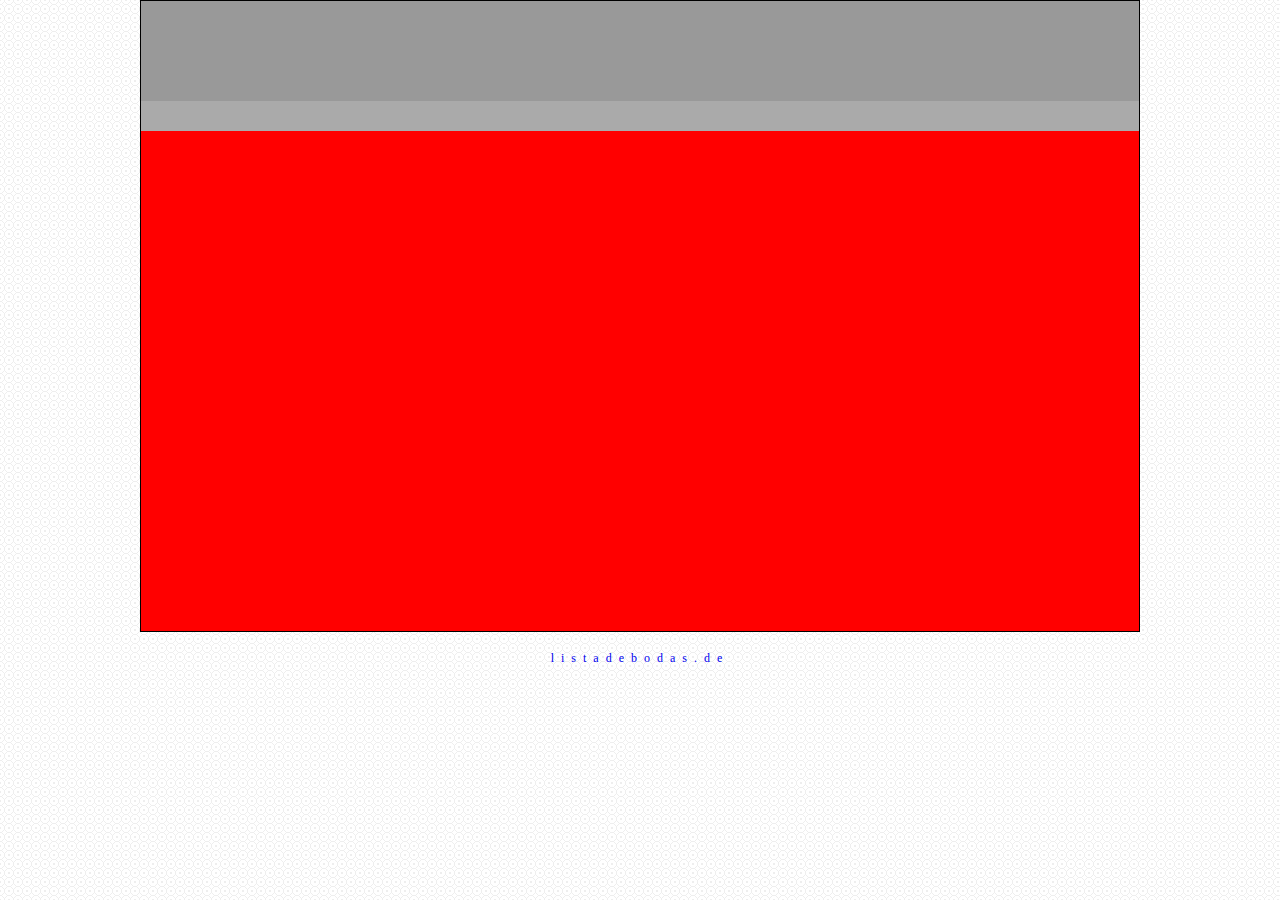
<file: templateBodas/index.html>
<!DOCTYPE html>
<html lang="en">
	<head>
		<meta charset="utf-8">
		<title></title>
		<meta name="description" content="">
		<meta name="author" content="">
		<link rel="stylesheet" href="css/styles.css">
		<script type="text/javascript" src="js/libs/modernizr.custom.65420.js"></script>
		<meta name="viewport" content="width=device-width, initial-scale=1, maximum-scale=1">
	</head>
	<body>
		<section>
			<header></header>
			<ul id="menu"></ul>
			<div id="content"></div>
		</section>
		<footer><a href="http://www.listadebodas.de" target="_blank">listadebodas.de</a></footer>
	</body>
</html>
</file>
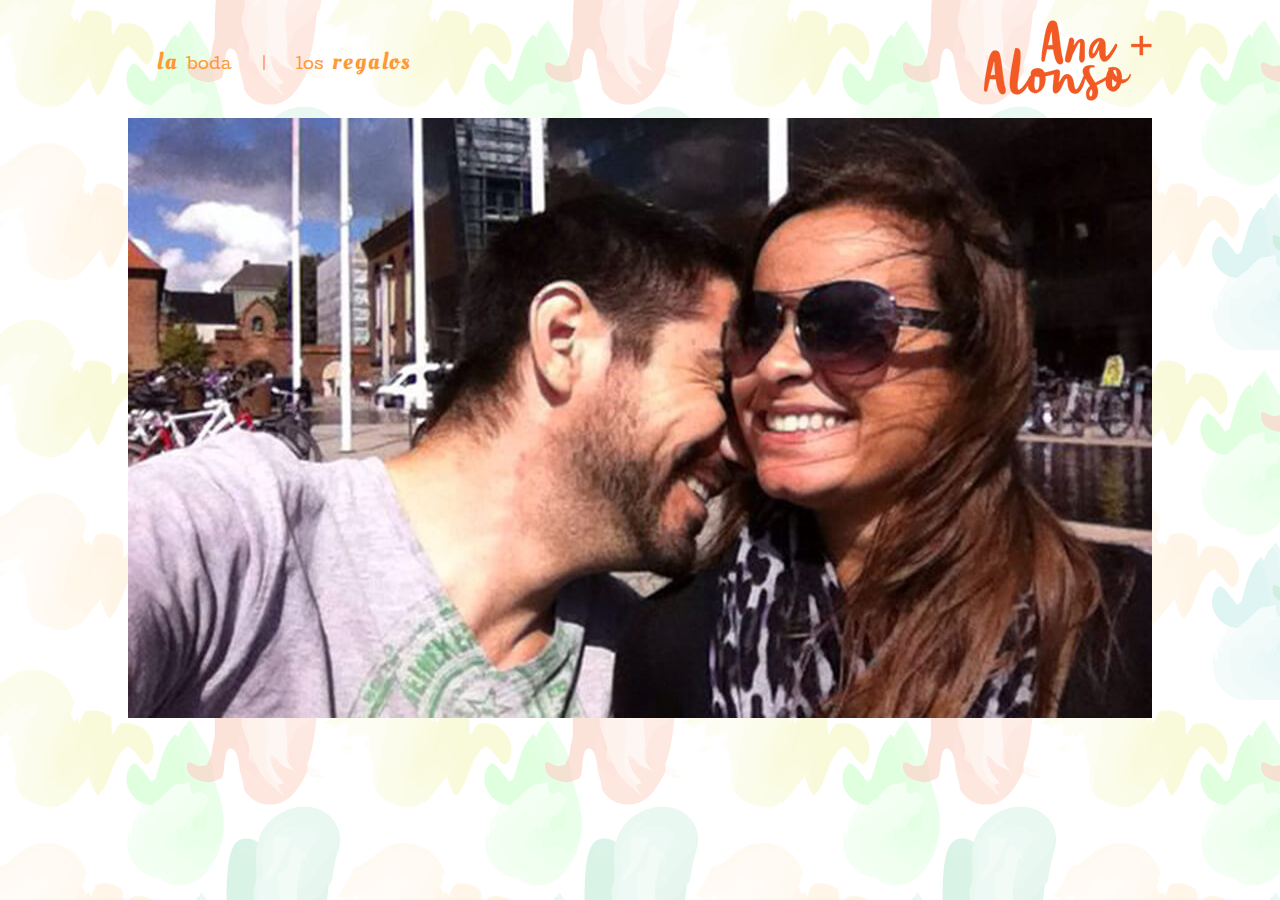
<file: bodas/anitayalonso/index.html>
<!DOCTYPE html>
<html>

	<head>
		<meta charset="utf-8">
		<meta name="viewport" content="width=device-width, initial-scale=1.0, maximum-scale=1.0, minimum-scale=1.0, user-scalable=no">
		<meta name="apple-mobile-web-app-capable" content="yes">
		<meta name="apple-mobile-web-app-status-bar-style" content="black-translucent"/>
		<title>Anita y Alonso</title>
		<link href='https://fonts.googleapis.com/css?family=Cutive' rel='stylesheet' type='text/css'>
		<link href='https://fonts.googleapis.com/css?family=Oleo+Script:400,700' rel='stylesheet' type='text/css'>
		<link rel="stylesheet" media="screen" type="text/css" href="css/styles.css" />
	</head>

	<body id="homepage">

		<header>
			<nav>
				<a href="la-boda.html"><span>la</span> boda</a>
				|
				<a href="nuestro-viaje.html">los <span>regalos</span></a>
			</nav>
			<div class="logo">
				<a href="/">
					<img src="img/AA-logo.png">
				</a>
			</div>
			<div class="clear"></div>
		</header>

		<div id="wrapper">
			<img src="img/AA-hero.jpg">
		</div>
		<script>
		(function(i,s,o,g,r,a,m){i['GoogleAnalyticsObject']=r;i[r]=i[r]||function(){
		(i[r].q=i[r].q||[]).push(arguments)},i[r].l=1*new Date();a=s.createElement(o),
		m=s.getElementsByTagName(o)[0];a.async=1;a.src=g;m.parentNode.insertBefore(a,m)
		})(window,document,'script','//www.google-analytics.com/analytics.js','ga');

		ga('create', 'UA-2558122-17', 'auto');
		ga('send', 'pageview');

		</script>
	</body>
</html>
</file>
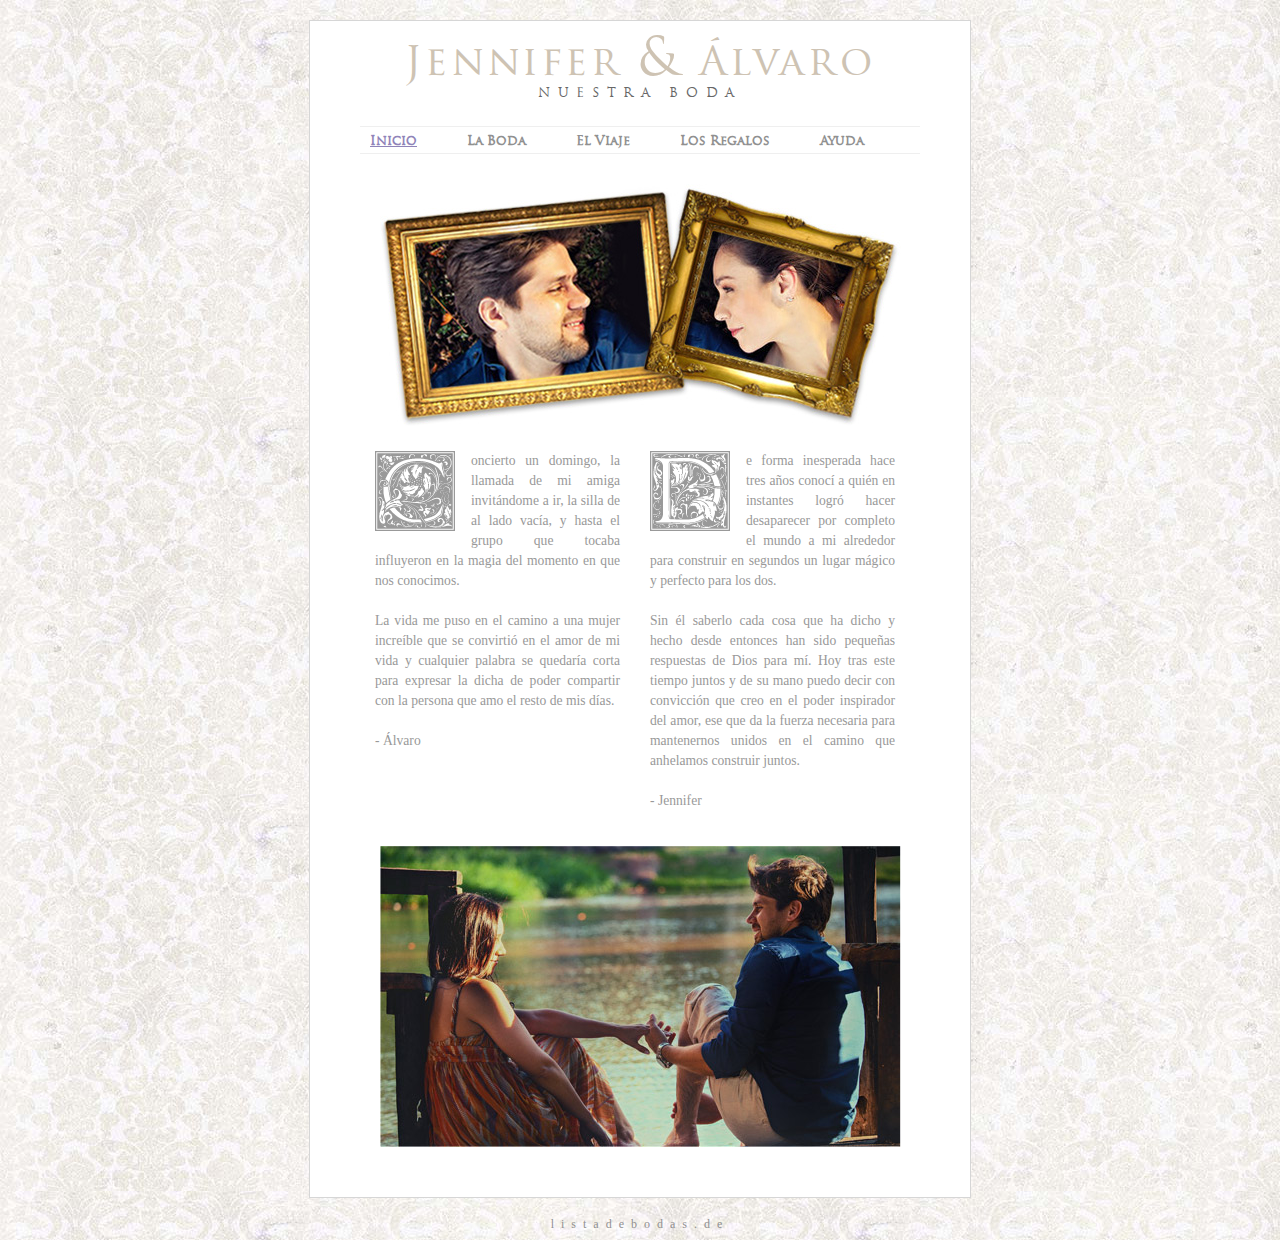
<file: bodas/churra-varo/index.html>
<!DOCTYPE html>
<html lang="en">
	<head>
		<meta charset="utf-8">
		<title>Boda Jennifer y Alvaro - Inicio</title>
		<meta name="description" content="">
		<meta name="author" content="">
		<link rel="stylesheet" href="css/styles.css">
		<script type="text/javascript" src="js/libs/modernizr.custom.65420.js"></script>
		<meta name="viewport" content="width=device-width, initial-scale=1, maximum-scale=1">
	</head>
	<body>
		<section>
			<header>
				<h1>Jennifer <span>&</span> &Aacute;lvaro</h1>
				<h2>NUESTRA BODA</h2>
			</header>
			<ul id="menu">
				<li><a href="index.html" class="active">Inicio</a></li>
				<li><a href="boda.html">La Boda</a></li>
				<li><a href="viaje.html">El Viaje</a></li>
				<li><a href="lista.php">Los Regalos</a></li>
				<li class="last"><a href="ayuda.html">Ayuda</a></li>
			</ul>
			<div id="heroHome"></div><!-- #hero -->
			<div id="content">
				<div class="column leftColumn">
					<p><span id="letraC" class="letra"></span>oncierto un domingo, la llamada de mi amiga invit&aacute;ndome a ir, la silla de al lado vac&iacute;a, y hasta el grupo que tocaba influyeron en la magia del momento en que nos conocimos.</p><p>La vida me puso en el camino a una mujer incre&iacute;ble que se convirtió en el amor de mi vida y cualquier palabra se quedar&iacute;a corta para expresar la dicha de poder compartir con la persona que amo el resto de mis d&iacute;as.</p>
					<p>- &Aacute;lvaro</p>
				</div><!-- .column -->
				<div class="column">
					<p><span id="letraD" class="letra"></span>e forma inesperada hace tres a&ntilde;os conoc&iacute; a qui&eacute;n  en instantes logr&oacute; hacer desaparecer por completo el mundo a mi alrededor para construir en segundos un lugar m&aacute;gico y perfecto  para los dos.</p>
					<p>Sin &eacute;l saberlo cada cosa que ha dicho y hecho desde entonces han sido peque&ntilde;as respuestas de Dios para m&iacute;. Hoy tras este tiempo juntos y de su mano puedo decir con convicci&oacute;n que creo en el poder inspirador del amor, ese que da la fuerza  necesaria para mantenernos unidos en el camino que anhelamos construir juntos.</p>
					<p>- Jennifer</p>
				</div><!-- .column -->
				<div class="clear"></div><!-- .clear -->
				<div class="foto fotoHome"></div><!-- #foto -->
			</div><!-- #content -->
		</section>
		<footer><a href="http://www.listadebodas.de" target="_blank">listadebodas.de</a></footer>
		
		<div id="sentWrapper" class="formulario">
			<div id="formularioInnerWrapper">
				&iexcl;MUCHAS GRACIAS!
				<br />
				<br />
				Su reservación fue confirmada.
				<br />
				<br />
				<span class="close botones">Cerrar</span>
			</div><!-- End forumlarioInnerWrapper -->
		</div><!-- End sentWrapper -->
		
		<!-- Grab Google CDN's jQuery, with a protocol relative URL; fall back to local if offline -->
		<script src="https://ajax.googleapis.com/ajax/libs/jquery/1.8.3/jquery.min.js"></script>
		<script>
			window.jQuery || document.write('<script src="js/libs/jquery.min.js"><\/script>')
		</script>
		<script src="js/libs/jquery.lightbox_me.js"></script>
		<script src="js/invitacion.js"></script>
	</body>
</html>
</file>
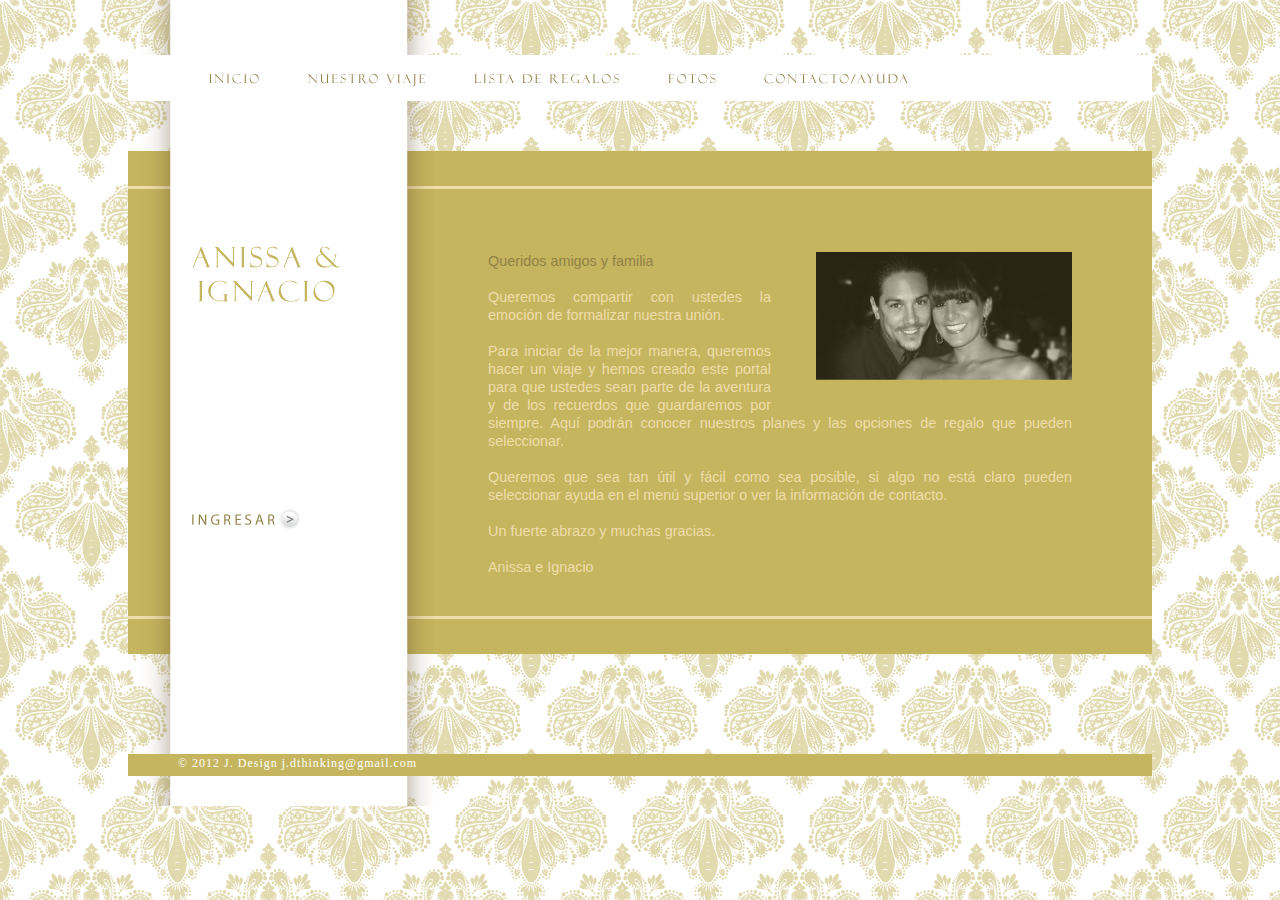
<file: bodas/ignacioyanissa/index.html>
<!DOCTYPE html>
<html xmlns="http://www.w3.org/1999/xhtml">
	<head>
		<title>Boda Ignacio y Anissa - </title>
		<link rel="stylesheet" media="screen" type="text/css" href="cmn/css/styles.css" />
	</head>
	<body>
		<div id="wrapper">
			<header>
				<ul>
					<li id="menu_item_inicio">
						<a href="index.html"> <img src="img/menu_inicio.png" alt="inicio" onmouseover="this.src='img/menu_inicio_over.png';" onmouseout="this.src='img/menu_inicio.png';" /> </a>
					</li>
					<li id="menu_item_nuestro_viaje">
						<a href="nuestro_viaje.html"> <img src="img/menu_nuestro_viaje.png" alt="nuestro viaje" onmouseover="this.src='img/menu_nuestro_viaje_over.png';" onmouseout="this.src='img/menu_nuestro_viaje.png';" /> </a>
					</li>
					<li id="menu_item_lista_de_regalos">
						<a href="lista_de_regalos.html"> <img src="img/menu_lista_de_regalos.png" alt="lista de regalos" onmouseover="this.src='img/menu_lista_de_regalos_over.png';" onmouseout="this.src='img/menu_lista_de_regalos.png';" /> </a>
					</li>
					<li id="menu_item_fotos">
						<a href="fotos.html"> <img src="img/menu_fotos.png" alt="fotos" onmouseover="this.src='img/menu_fotos_over.png';" onmouseout="this.src='img/menu_fotos.png';" /> </a>
					</li>
					<li id="menu_item_contacto_ayuda">
						<a href="contacto_ayuda.html" > <img src="img/menu_contacto_ayuda.png" alt="contacto ayuda" onmouseover="this.src='img/menu_contacto_ayuda_over.png';" onmouseout="this.src='img/menu_contacto_ayuda.png'" /> </a>
					</li>
				</ul>
			</header>
			<div id="contentWrapper">
				<div id="innerContent">
					<p class="homeContent">
						<img src="img/foto_home.jpg" alt="foto Ignacio y Anissa" />
						<span class="tituloParrafo">Queridos amigos y familia</span>
						<br />
						<br />
						Queremos compartir con ustedes la emoci&oacute;n de formalizar nuestra uni&oacute;n.
						<br />
						<br />
						Para iniciar de la mejor manera, queremos hacer un viaje y hemos creado este portal para que ustedes  sean parte de la aventura y de los recuerdos que guardaremos por siempre. Aqu&iacute; podr&aacute;n conocer nuestros planes y las opciones de regalo que pueden seleccionar.
						<br />
						<br />
						Queremos que sea tan &uacute;til y f&aacute;cil como sea posible, si algo no est&aacute; claro pueden seleccionar ayuda en el men&uacute; superior o ver la informaci&oacute;n de contacto. 
						<br />
						<br />
						Un fuerte abrazo y muchas gracias.
						<br />
						<br />
						Anissa e Ignacio
					</p>
				</div><!-- End innerContent -->
			</div><!-- End contentWrapper -->
			<footer>
				<!--<img src="img/copyright.png" alt="derechos reservados" />--> <span>&copy; 2012 J. Design j.dthinking@gmail.com</span>
			</footer>
			<div id="shadow_box">
				<div id="titulo_ignacio_anissa">
					<img src="img/titulo_anissa_ignacio.gif" alt="ignacio y anissa" />
				</div>
				<div id="btn_ingresar">
					<a href="nuestro_viaje.html"> <img src="img/btn_ingresar.png" alt="ingresar" onmouseover="this.src='img/btn_ingresar_over.png';" onmouseout="this.src='img/btn_ingresar.png';" /> </a>
				</div>
			</div><!-- End shadow_box -->
		</div><!-- End wrapper -->
	</body>
</html>
</file>
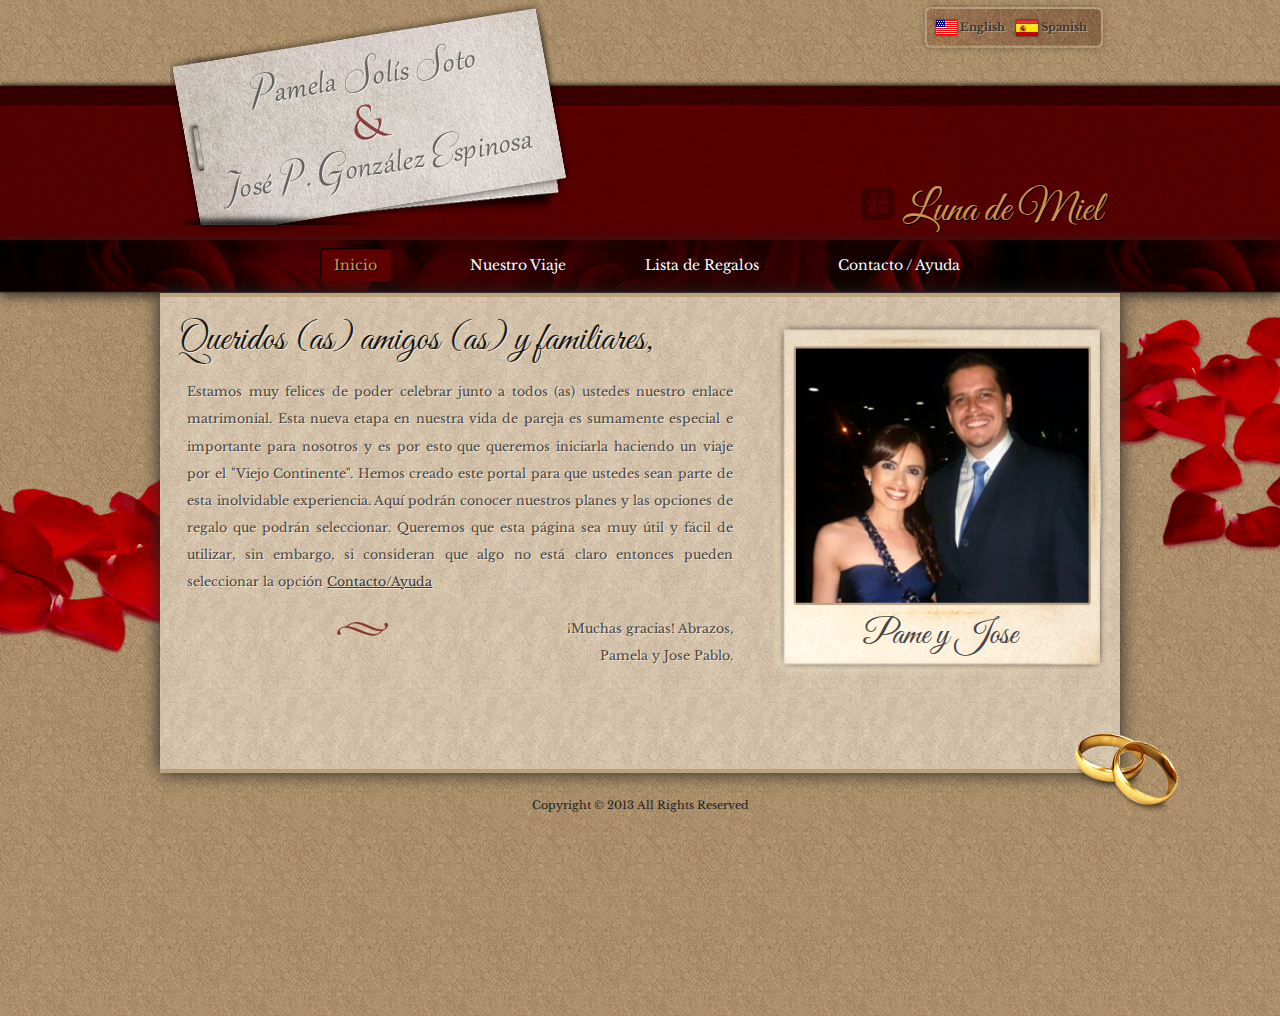
<file: bodas/pameyjose.com/index.html>
<!DOCTYPE html>
<!--[if lt IE 7 ]><html class="ie ie6" lang="en"> <![endif]-->
<!--[if IE 7 ]><html class="ie ie7" lang="en"> <![endif]-->
<!--[if IE 8 ]><html class="ie ie8" lang="en"> <![endif]-->
<!--[if (gte IE 9)|!(IE)]><!-->
<html lang="en">
<!--<![endif]-->
<head>

<!-- Basic Page Needs
  ================================================== -->
<meta charset="utf-8">
<title>Pamela &amp; Jose Pablo</title>
<meta name="description" content="">
<meta name="author" content="">

<!-- Mobile Specific Metas
  ================================================== -->
<meta name="viewport" content="width=device-width, initial-scale=1, maximum-scale=1">

<!-- CSS
  ================================================== -->
<link rel="stylesheet" href="stylesheets/base.css">
<link rel="stylesheet" href="stylesheets/skeleton.css">
<link rel="stylesheet" href="stylesheets/layout.css">

<!--[if lt IE 9]>
		<script src="http://html5shim.googlecode.com/svn/trunk/html5.js"></script>
	<![endif]-->

<!-- Favicons
	================================================== -->
<link rel="shortcut icon" href="images/favicon.ico">
<link rel="apple-touch-icon" href="images/apple-touch-icon.png">
<link rel="apple-touch-icon" sizes="72x72" href="images/apple-touch-icon-72x72.png">
<link rel="apple-touch-icon" sizes="114x114" href="images/apple-touch-icon-114x114.png">

<!-- Fonts -->
<link href='http://fonts.googleapis.com/css?family=Great+Vibes&subset=latin,latin-ext' rel='stylesheet' type='text/css'>
<link href='http://fonts.googleapis.com/css?family=Libre+Baskerville' rel='stylesheet' type='text/css'>
</head>
<body>

<!-- Primary Page Layout
	================================================== --> 

<!-- Delete everything in this .container and get started on your own site! -->
<div class="headercontainer">
  <div class="container">
    <div class="ten columns">
      <div class="logo"><a href="index.html"><img src="images/P-J_card.png"/></a></div>
    </div>
    <div class="six columns">
      <div class="info-lang"> <a href="/en"><img src="images/english.png"/><span>English</span></a> <a href="/"><img src="images/spanish.png"/><span>Spanish</span></a> </div>
      <div class="giftsHoneym"><span><img src="images/iconGift.jpg"/></span><span>Luna de Miel</span></div>
    </div>
  </div>
</div>
<div class="menucontainer">
  <div class="container">
    <div class=" sixteen columns">
      <ul class="menu">
        <li><a class="selected" href="index.html">Inicio</a></li>
        <li><a href="nuestro_viaje.html">Nuestro Viaje</a></li>
        <li><a href="lista.php">Lista de Regalos</a></li>
        <!--<li><a href="#">Fotos</a></li>-->
        <li><a href="contactos.html">Contacto / Ayuda</a></li>
      </ul>
    </div>
  </div>
</div>
<div class="contentContainer">
  <div class="container">
    <div class="ten columns">
      <div class="bgRegards">
        <h2>Queridos (as) amigos (as) y familiares,</h2>
        <p>Estamos muy felices de poder celebrar junto a todos (as) ustedes nuestro enlace matrimonial.
          
          Esta nueva etapa en nuestra vida de pareja es sumamente especial e importante para nosotros
          
          y es por esto que queremos iniciarla haciendo un viaje por el "Viejo Continente".
          
          Hemos creado este portal para que ustedes sean parte de esta inolvidable experiencia. Aquí
          
          podrán conocer nuestros planes y las opciones de regalo que podrán seleccionar.
          
          Queremos que esta página sea muy útil y fácil de utilizar, sin embargo, si consideran que algo
          
          no está claro entonces pueden seleccionar la opción <a href="contactos.html">Contacto/Ayuda</a></p>
        <p class="fright">¡Muchas gracias!
          Abrazos,<br>
          Pamela y Jose Pablo.</p>
      </div>
      <div class="iconFooter"><img src="images/icon-footer.png"></div>
    </div>
    <div class="six columns">
      <div class="note">Pame y Jose</div>
      <div class="picture"><img src="images/couple.png"/></div>
      <div class="rings"><img src="images/rings.png"/></div>
    </div>
  </div>
  <div class="roses"><img src="images/roses.png"/> <img src="images/roses2.png"/> </div>
</div>
<br>
<div class="footerContainer">
  <div class="container">
    <div class=" sixteen columns">
      <div class="footer"> <small>Copyright © 2013 All Rights Reserved</small> </div>
    </div>
  </div>
</div>
<!-- container --> 

<!-- End Document
================================================== -->
</body>
</html>
</file>
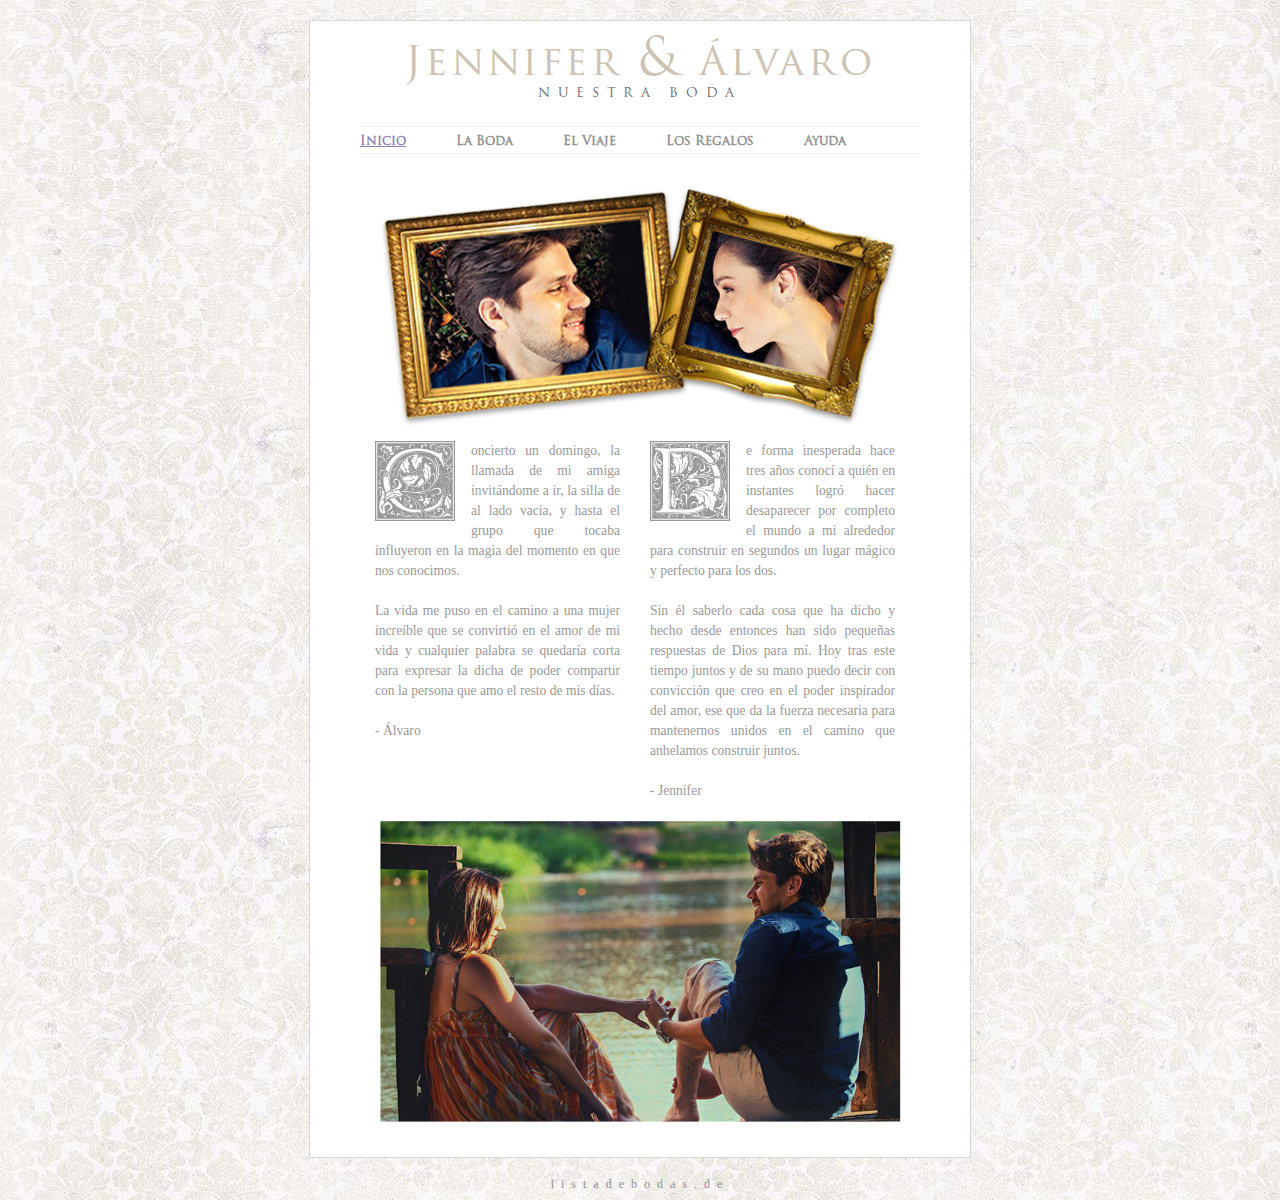
<file: bodas/churra-varo/temp/index.html>
<!DOCTYPE html>
<html lang="en">
	<head>
		<meta charset="utf-8">
		<title>Boda Jennifer y Alvaro - Inicio</title>
		<meta name="description" content="">
		<meta name="author" content="">
		<link rel="stylesheet" href="css/styles.css">
		<script type="text/javascript" src="js/libs/modernizr.custom.65420.js"></script>
		<meta name="viewport" content="width=device-width, initial-scale=1, maximum-scale=1">
	</head>
	<body>
		<section>
			<header>
				<h1>Jennifer <span>&</span> &Aacute;lvaro</h1>
				<h2>NUESTRA BODA</h2>
			</header>
			<ul id="menu">
				<li><a href="index.html" class="active">Inicio</a></li>
				<li><a href="boda.html">La Boda</a></li>
				<li><a href="viaje.html">El Viaje</a></li>
				<li><a href="lista.php">Los Regalos</a></li>
				<li class="last"><a href="ayuda.html">Ayuda</a></li>
			</ul>
			<div id="heroHome"></div><!-- #hero -->
			<div id="content">
				<div class="column leftColumn">
					<p><span id="letraC" class="letra"></span>oncierto un domingo, la llamada de mi amiga invit&aacute;ndome a ir, la silla de al lado vac&iacute;a, y hasta el grupo que tocaba influyeron en la magia del momento en que nos conocimos.</p><p>La vida me puso en el camino a una mujer incre&iacute;ble que se convirtió en el amor de mi vida y cualquier palabra se quedar&iacute;a corta para expresar la dicha de poder compartir con la persona que amo el resto de mis d&iacute;as.</p>
					<p>- &Aacute;lvaro</p>
				</div><!-- .column -->
				<div class="column">
					<p><span id="letraD" class="letra"></span>e forma inesperada hace tres a&ntilde;os conoc&iacute; a quién  en instantes logró  hacer desaparecer por completo el mundo a mi alrededor para construir en segundos un lugar m&aacute;gico y perfecto  para los dos.</p>
					<p>Sin él saberlo cada cosa que ha dicho y hecho desde entonces han sido peque&ntilde;as respuestas de Dios para m&iacute;.  Hoy tras este tiempo juntos y de su mano puedo decir con convicción que creo en el poder inspirador del amor, ese que da la fuerza  necesaria para mantenernos unidos en el camino que anhelamos construir juntos.</p>
					<p>- Jennifer</p>
				</div><!-- .column -->
				<div class="clear"></div><!-- .clear -->
				<div class="foto fotoHome"></div><!-- #foto -->
			</div><!-- #content -->
		</section>
		<footer><a href="http://www.listadebodas.de" target="_blank">listadebodas.de</a></footer>
		
		<div id="sentWrapper" class="formulario">
			<div id="formularioInnerWrapper">
				&iexcl;MUCHAS GRACIAS!
				<br />
				<br />
				Su reservación fue confirmada
				<br />
				<br />
				<span class="close botones">Cerrar</span>
			</div><!-- End forumlarioInnerWrapper -->
		</div><!-- End sentWrapper -->
		
		<!-- Grab Google CDN's jQuery, with a protocol relative URL; fall back to local if offline -->
		<script src="https://ajax.googleapis.com/ajax/libs/jquery/1.8.3/jquery.min.js"></script>
		<script>
			window.jQuery || document.write('<script src="js/libs/jquery.min.js"><\/script>')
		</script>
		<script src="js/libs/jquery.lightbox_me.js"></script>
		<script src="js/invitacion.js"></script>
	</body>
</html>
</file>
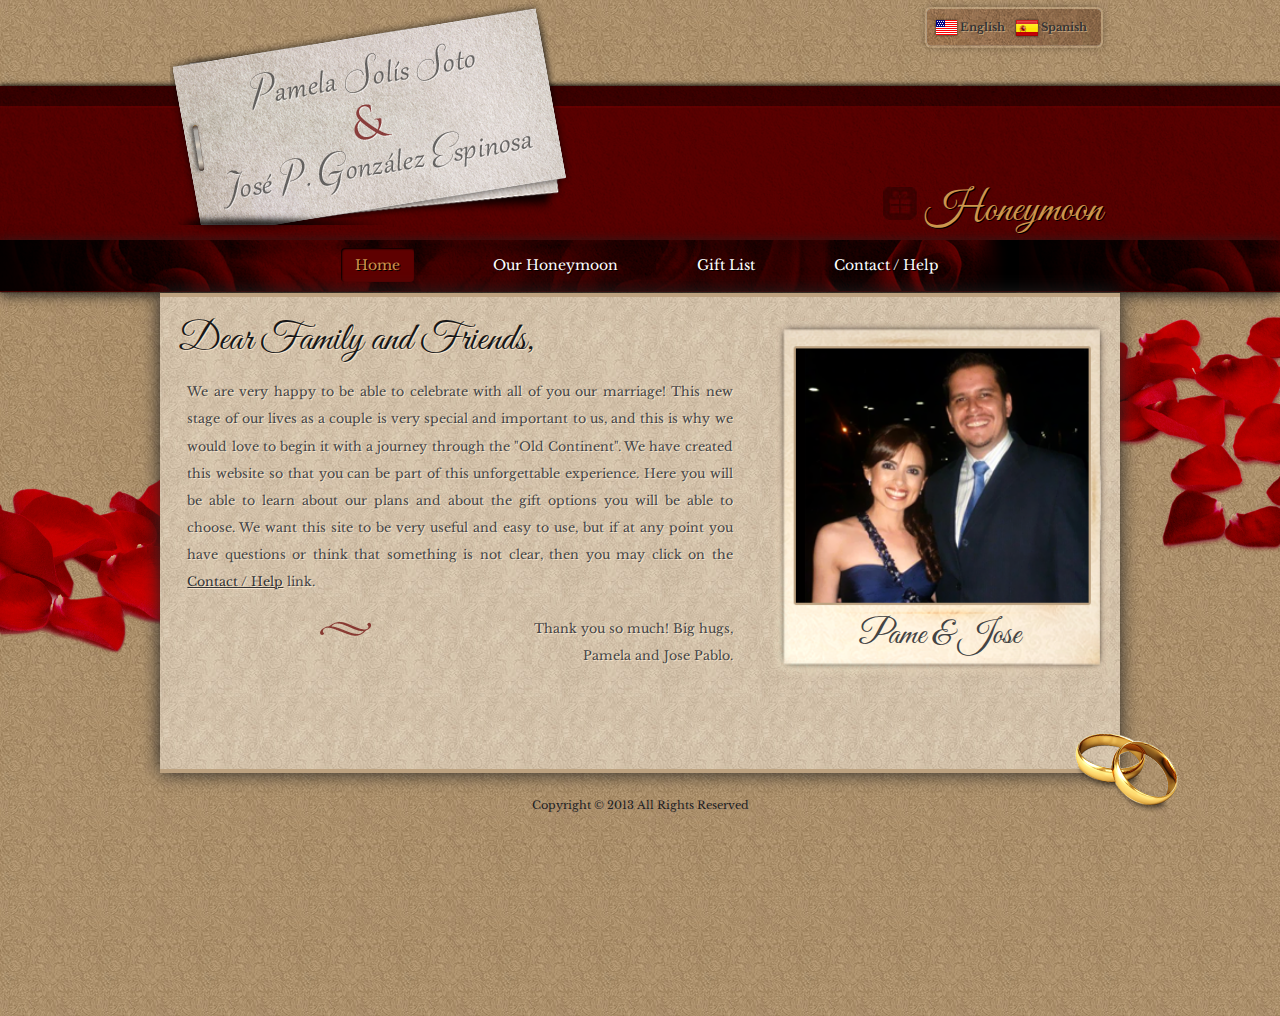
<file: bodas/pameyjose.com/en/index.html>
<!DOCTYPE html>
<!--[if lt IE 7 ]><html class="ie ie6" lang="en"> <![endif]-->
<!--[if IE 7 ]><html class="ie ie7" lang="en"> <![endif]-->
<!--[if IE 8 ]><html class="ie ie8" lang="en"> <![endif]-->
<!--[if (gte IE 9)|!(IE)]><!-->
<html lang="en">
<!--<![endif]-->
<head>

<!-- Basic Page Needs
  ================================================== -->
<meta charset="utf-8">
<title>Pamela &amp; Jose Pablo</title>
<meta name="description" content="">
<meta name="author" content="">

<!-- Mobile Specific Metas
  ================================================== -->
<meta name="viewport" content="width=device-width, initial-scale=1, maximum-scale=1">

<!-- CSS
  ================================================== -->
<link rel="stylesheet" href="../stylesheets/base.css">
<link rel="stylesheet" href="../stylesheets/skeleton.css">
<link rel="stylesheet" href="../stylesheets/layout.css">

<!--[if lt IE 9]>
		<script src="http://html5shim.googlecode.com/svn/trunk/html5.js"></script>
	<![endif]-->

<!-- Favicons
	================================================== -->
<link rel="shortcut icon" href="images/favicon.ico">
<link rel="apple-touch-icon" href="images/apple-touch-icon.png">
<link rel="apple-touch-icon" sizes="72x72" href="images/apple-touch-icon-72x72.png">
<link rel="apple-touch-icon" sizes="114x114" href="images/apple-touch-icon-114x114.png">

<!-- Fonts -->
<link href='http://fonts.googleapis.com/css?family=Great+Vibes&subset=latin,latin-ext' rel='stylesheet' type='text/css'>
<link href='http://fonts.googleapis.com/css?family=Libre+Baskerville' rel='stylesheet' type='text/css'>
</head>
<body>

<!-- Primary Page Layout
	================================================== --> 

<!-- Delete everything in this .container and get started on your own site! -->
<div class="headercontainer">
  <div class="container">
    <div class="ten columns">
      <div class="logo"><a href="index.html"><img src="images/P-J_card.png"/></a></div>
    </div>
    <div class="six columns">
      <div class="info-lang"> <a href="/en"><img src="images/english.png"/><span>English</span></a> <a href="/"><img src="images/spanish.png"/><span>Spanish</span></a> </div>
      <div class="giftsHoneym"><span><img src="images/iconGift.jpg"/></span><span>Honeymoon</span></div>
    </div>
  </div>
</div>
<div class="menucontainer">
  <div class="container">
    <div class=" sixteen columns">
      <ul class="menu">
        <li><a class="selected" href="index.html">Home</a></li>
        <li><a href="nuestro_viaje.html">Our Honeymoon</a></li>
        <li><a href="lista.php">Gift List</a></li>
        <!--<li><a href="#">Fotos</a></li>-->
        <li><a href="contactos.html">Contact / Help</a></li>
      </ul>
    </div>
  </div>
</div>
<div class="contentContainer">
  <div class="container">
    <div class="ten columns">
      <div class="bgRegards">
        <h2>Dear Family and Friends,</h2>
        <p>We are very happy to be able to celebrate with all of you our marriage! This new stage of our lives as a couple is very special and important to us, and this is why we would love to begin it with a journey through the "Old Continent". We have created this website so that you can be part of this unforgettable experience. Here you will be able to learn about our plans and about the gift options you will be able to choose. We want this site to be very useful and easy to use, but if at any point you have questions or think that something is not clear, then you may click on the <a href="contactos.html"> Contact / Help</a> link.</p>
        <p class="fright">Thank you so much!
           Big hugs,<br>
          Pamela and Jose Pablo.</p>
      </div>
      <div class="iconFooter"><img src="images/icon-footer.png"></div>
    </div>
    <div class="six columns">
      <div class="note">Pame &amp; Jose</div>
      <div class="picture"><img src="images/couple.png"/></div>
      <div class="rings"><img src="images/rings.png"/></div>
    </div>
  </div>
  <div class="roses"><img src="images/roses.png"/> <img src="images/roses2.png"/> </div>
</div>
<br>
<div class="footerContainer">
  <div class="container">
    <div class=" sixteen columns">
      <div class="footer"> <small>Copyright © 2013 All Rights Reserved</small> </div>
    </div>
  </div>
</div>
<!-- container --> 

<!-- End Document
================================================== -->
</body>
</html>
</file>
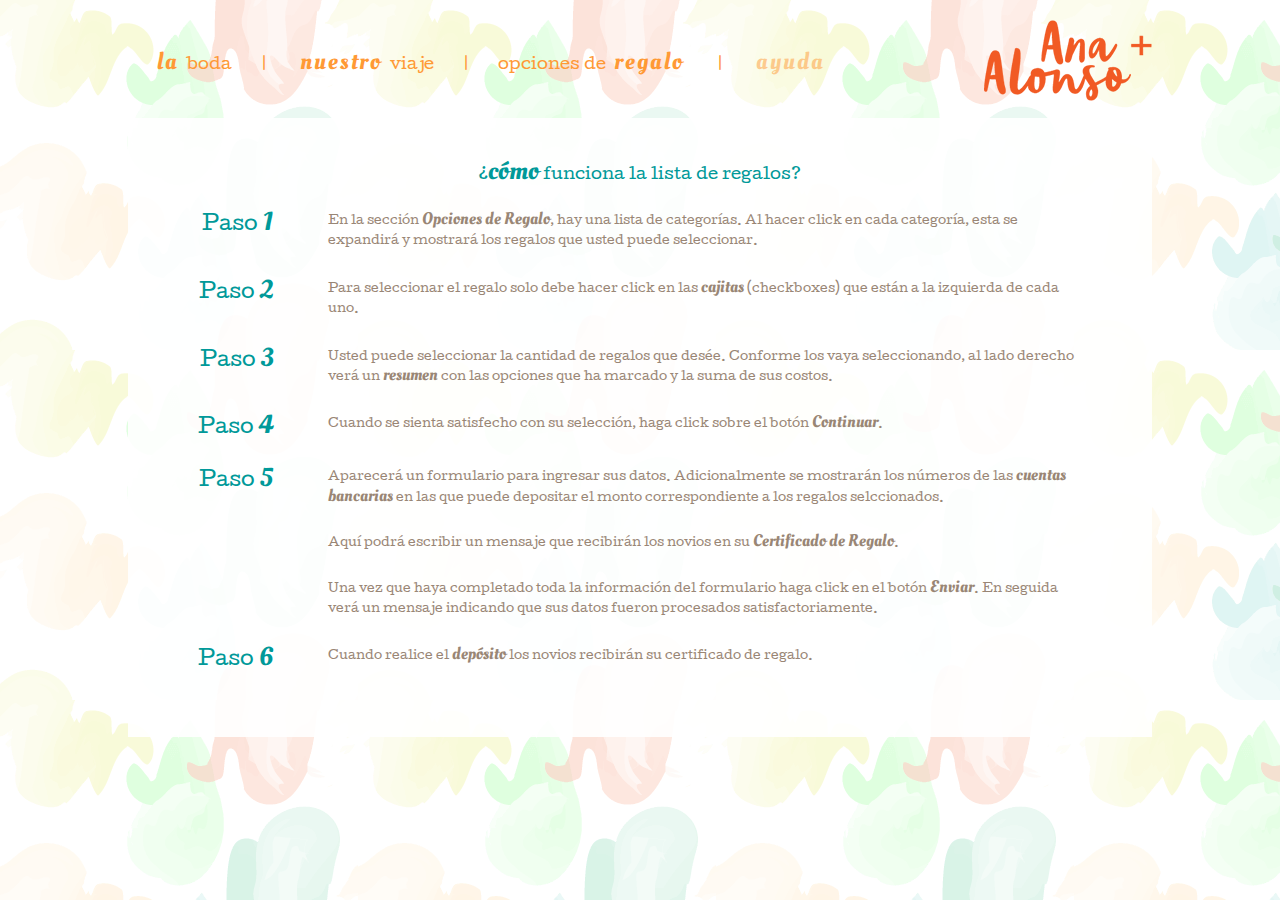
<file: bodas/anitayalonso/ayuda.html>
<!DOCTYPE html>
<html>

	<head>
		<meta charset="utf-8">
		<meta name="viewport" content="width=device-width, initial-scale=1.0, maximum-scale=1.0, minimum-scale=1.0, user-scalable=no">
		<meta name="apple-mobile-web-app-capable" content="yes">
		<meta name="apple-mobile-web-app-status-bar-style" content="black-translucent"/>
		<title>Ana y Alonso - ayuda</title>
		<link href='https://fonts.googleapis.com/css?family=Cutive' rel='stylesheet' type='text/css'>
		<link href='https://fonts.googleapis.com/css?family=Oleo+Script:400,700' rel='stylesheet' type='text/css'>
		<link rel="stylesheet" media="screen" type="text/css" href="css/styles.css" />
	</head>

	<body id="ayuda">

		<header>
			<nav>
				<a href="la-boda.html"><span>la</span> boda</a>
				|
				<a href="nuestro-viaje.html"><span>nuestro</span> viaje</a>
				|
				<a href="opciones-de-regalo.html">opciones de <span>regalo</span></a>
				|
				<a href="ayuda.html" class="active"><span>ayuda</span></a>
			</nav>
			<div class="logo">
				<a href="/">
					<img src="img/AA-logo.png">
				</a>
			</div>
			<div class="clear"></div>
		</header>

		<div id="wrapper">
			<ul class="columns">
				<li><h2>&iquest;<span>cómo</span> funciona la lista de regalos&quest;</h2></li>

				<li class="clearfix">
					<div class="left-column">
						<h2>Paso <span>1</span></h2>
					</div>
					<div class="right-column">
						<p>En la sección <span>Opciones de Regalo</span>, hay una lista de categorías. Al hacer click en cada categoría, esta se expandirá y mostrará los regalos que usted puede seleccionar.</p>
					</div>
				</li>

				<li class="clearfix">
					<div class="left-column">
						<h2>Paso <span>2</span></h2>
					</div>
					<div class="right-column">
						<p>Para seleccionar el regalo solo debe hacer click en las <span>cajitas</span> (checkboxes) que están a la izquierda de cada uno.</p>
					</div>
				</li>

				<li class="clearfix">
					<div class="left-column">
						<h2>Paso <span>3</span></h2>
					</div>
					<div class="right-column">
						<p>Usted puede seleccionar la cantidad de regalos que desée. Conforme los vaya seleccionando, al lado derecho verá un <span>resumen</span> con las opciones que ha marcado y la suma de sus costos.</p>
					</div>
				</li>

				<li class="clearfix">
					<div class="left-column">
						<h2>Paso <span>4</span></h2>
					</div>
					<div class="right-column">
						<p>Cuando se sienta satisfecho con su selección, haga click sobre el botón <span>Continuar</span>.</p>
					</div>
				</li>

				<li class="clearfix">
					<div class="left-column">
						<h2>Paso <span>5</span></h2>
					</div>
					<div class="right-column">
						<p>Aparecerá un formulario para ingresar sus datos. Adicionalmente se mostrarán los números de las <span>cuentas bancarias</span> en las que puede depositar el monto correspondiente a los regalos selccionados.</p>
						<p>Aquí podrá escribir un mensaje que recibirán los novios en su <span>Certificado de Regalo</span>.</p>
						<p>Una vez que haya completado toda la información del formulario haga click en el botón <span>Enviar</span>. En seguida verá un mensaje indicando que sus datos fueron procesados satisfactoriamente. </p>
					</div>
				</li>

				<li class="clearfix">
					<div class="left-column">
						<h2>Paso <span>6</span></h2>
					</div>
					<div class="right-column">
						<p>Cuando realice el <span>depósito</span> los novios recibirán su certificado de regalo.</span></p>
					</div>
				</li>

			</ul>
		</div>
		<script>
		(function(i,s,o,g,r,a,m){i['GoogleAnalyticsObject']=r;i[r]=i[r]||function(){
		(i[r].q=i[r].q||[]).push(arguments)},i[r].l=1*new Date();a=s.createElement(o),
		m=s.getElementsByTagName(o)[0];a.async=1;a.src=g;m.parentNode.insertBefore(a,m)
		})(window,document,'script','//www.google-analytics.com/analytics.js','ga');

		ga('create', 'UA-2558122-17', 'auto');
		ga('send', 'pageview');
		</script>
	</body>
</html>
</file>
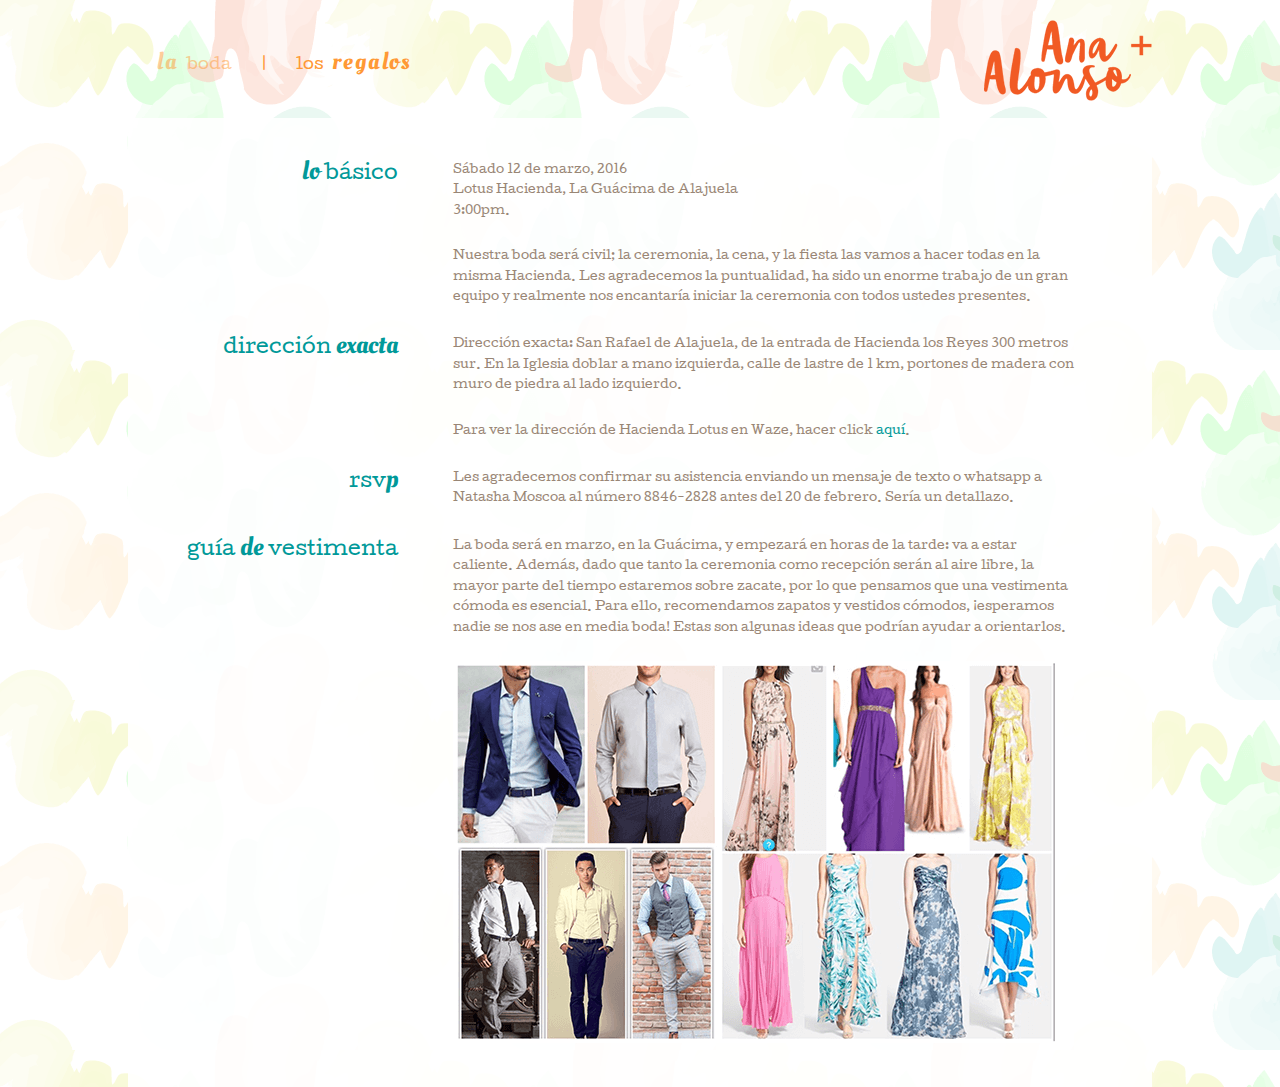
<file: bodas/anitayalonso/la-boda.html>
<!DOCTYPE html>
<html>

	<head>
		<meta charset="utf-8">
		<meta name="viewport" content="width=device-width, initial-scale=1.0, maximum-scale=1.0, minimum-scale=1.0, user-scalable=no">
		<meta name="apple-mobile-web-app-capable" content="yes">
		<meta name="apple-mobile-web-app-status-bar-style" content="black-translucent"/>
		<title>Ana y Alonso - la boda </title>
		<link href='https://fonts.googleapis.com/css?family=Cutive' rel='stylesheet' type='text/css'>
		<link href='https://fonts.googleapis.com/css?family=Oleo+Script:400,700' rel='stylesheet' type='text/css'>
		<link rel="stylesheet" media="screen" type="text/css" href="css/styles.css" />
	</head>

	<body id="la-boda">

		<header>
			<nav>
				<a href="la-boda.html" class="active"><span>la</span> boda</a>
				|
				<a href="nuestro-viaje.html">los <span>regalos</span></a>
			</nav>
			<div class="logo">
				<a href="/">
					<img src="img/AA-logo.png">
				</a>
			</div>
			<div class="clear"></div>
		</header>

		<div id="wrapper">
			<ul class="columns">
				<li class="clearfix">
					<div class="left-column">
						<h2><span>lo</span> básico</h2>
					</div>
					<div class="right-column">
						<p>Sábado 12 de marzo, 2016<br>Lotus Hacienda, La Guácima de Alajuela<br>3:00pm.</p>
						<p>Nuestra boda será civil; la ceremonia, la cena, y la fiesta las vamos a hacer todas en la misma Hacienda. Les agradecemos la puntualidad, ha sido un enorme trabajo de un gran equipo y realmente nos encantaría iniciar la ceremonia con todos ustedes presentes.</p>
					</div>
				</li>
				<li class="clearfix">
					<div class="left-column">
						<h2>direcci&oacute;n <span>exacta</span></h2>
					</div>
					<div class="right-column">
						<p>Dirección exacta: San Rafael de Alajuela, de la entrada de Hacienda los Reyes 300 metros sur. En la Iglesia doblar a mano izquierda, calle de lastre de 1 km, portones de madera con muro de piedra al lado izquierdo.</p>
						<p>Para ver la dirección de Hacienda Lotus en Waze, hacer click <a class="waze" target="_blank" href="https://waze.to/lr/hd1u0ddsfb">aquí</a>.</p>
					</div>
				</li>
				<li class="clearfix">
					<div class="left-column">
						<h2>rsv<span>p</span></h2>
					</div>
					<div class="right-column">
						<p>Les agradecemos confirmar su asistencia enviando un mensaje de texto o whatsapp a Natasha Moscoa al número 8846-2828 antes del 20 de febrero. Sería un detallazo.</p>
					</div>
				</li>
				<li class="clearfix">
					<div class="left-column">
						<h2>gu&iacute;a <span>de</span> vestimenta</h2>
					</div>
					<div class="right-column">
						<p>La boda será en marzo, en la Guácima, y empezará en horas de la tarde: va a estar caliente.  Además, dado que tanto la ceremonia como recepción serán al aire libre, la mayor parte del tiempo estaremos sobre zacate, por lo que pensamos que una vestimenta cómoda es esencial. Para ello, recomendamos zapatos y vestidos cómodos, ¡esperamos nadie se nos ase en media boda! Estas son algunas ideas que podrían ayudar a orientarlos.</p>
						<img src="img/AA-guia-de-vestimenta.png">
					</div>
				</li>
			</ul>
		</div>
		<script>
		(function(i,s,o,g,r,a,m){i['GoogleAnalyticsObject']=r;i[r]=i[r]||function(){
		(i[r].q=i[r].q||[]).push(arguments)},i[r].l=1*new Date();a=s.createElement(o),
		m=s.getElementsByTagName(o)[0];a.async=1;a.src=g;m.parentNode.insertBefore(a,m)
		})(window,document,'script','//www.google-analytics.com/analytics.js','ga');

		ga('create', 'UA-2558122-17', 'auto');
		ga('send', 'pageview');
		</script>
	</body>
</html>
</file>
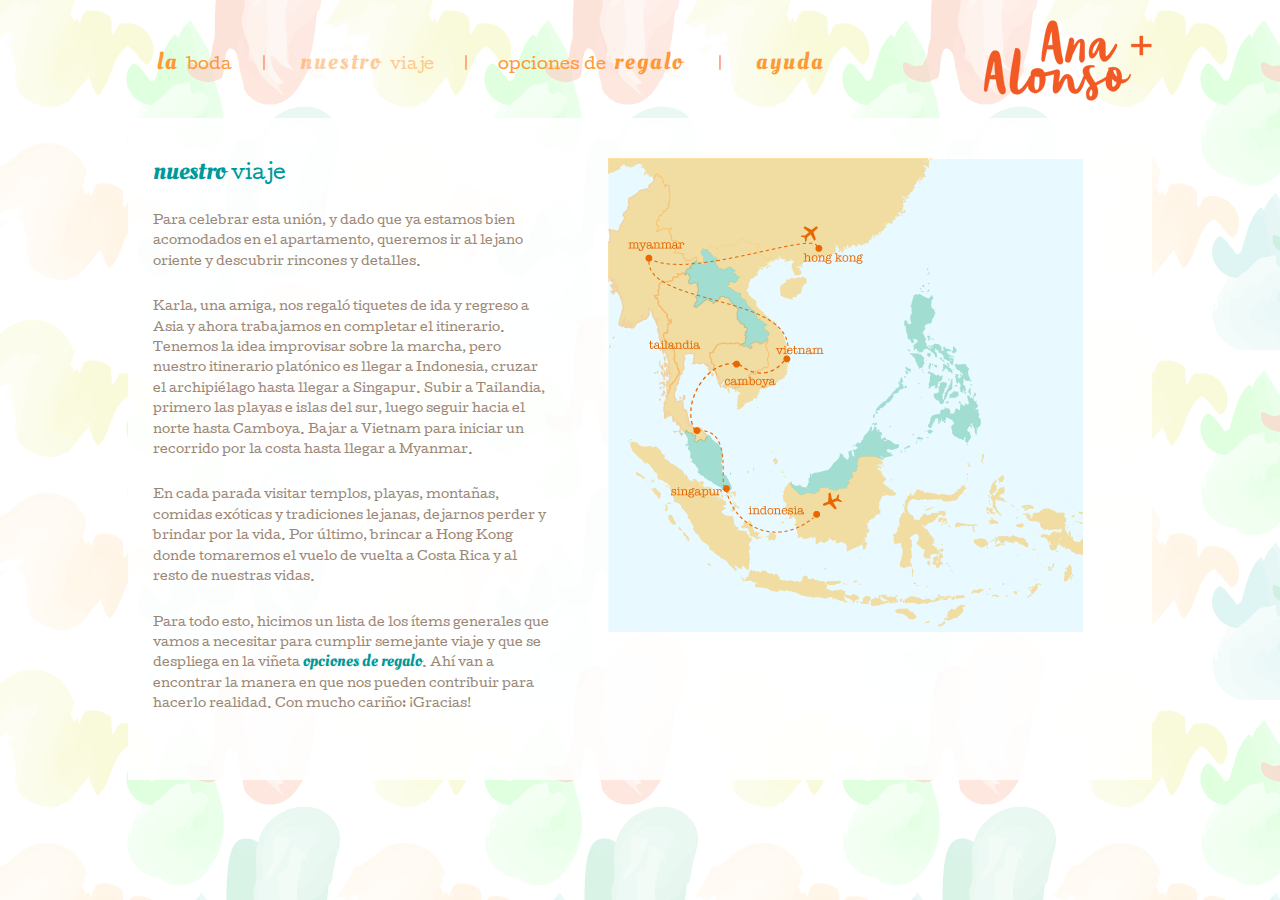
<file: bodas/anitayalonso/nuestro-viaje.html>
<!DOCTYPE html>
<html>

	<head>
		<meta charset="utf-8">
		<meta name="viewport" content="width=device-width, initial-scale=1.0, maximum-scale=1.0, minimum-scale=1.0, user-scalable=no">
		<meta name="apple-mobile-web-app-capable" content="yes">
		<meta name="apple-mobile-web-app-status-bar-style" content="black-translucent"/>
		<title>Ana y Alonso - nuestro viaje</title>
		<link href='https://fonts.googleapis.com/css?family=Cutive' rel='stylesheet' type='text/css'>
		<link href='https://fonts.googleapis.com/css?family=Oleo+Script:400,700' rel='stylesheet' type='text/css'>
		<link rel="stylesheet" media="screen" type="text/css" href="css/styles.css" />
	</head>

	<body id="nuestro-viaje">

		<header>
			<nav>
				<a href="la-boda.html"><span>la</span> boda</a>
				|
				<a href="nuestro-viaje.html" class="active"><span>nuestro</span> viaje</a>
				|
				<a href="opciones-de-regalo.html">opciones de <span>regalo</span></a>
				|
				<a href="ayuda.html"><span>ayuda</span></a>
			</nav>
			<div class="logo">
				<a href="/">
					<img src="img/AA-logo.png">
				</a>
			</div>
			<div class="clear"></div>
		</header>

		<div id="wrapper">
			<ul class="columns">
				<li class="clearfix">
					<div class="left-column">
						<h2><span>nuestro</span> viaje</h2>
						<p>Para celebrar esta unión, y dado que ya estamos bien acomodados en el apartamento, queremos ir al lejano oriente y descubrir rincones y detalles.</p>
						<p>Karla, una amiga, nos regaló tiquetes de ida y regreso a Asia y ahora trabajamos en completar el itinerario. Tenemos la idea improvisar sobre la marcha, pero nuestro itinerario platónico es llegar a Indonesia, cruzar el archipiélago hasta llegar a Singapur. Subir a Tailandia, primero las playas e islas del sur, luego seguir hacia el norte hasta Camboya. Bajar a Vietnam para iniciar un recorrido por la costa hasta llegar a Myanmar.</p>
						<p>En cada parada visitar templos, playas, montañas, comidas exóticas y tradiciones lejanas, dejarnos perder y brindar por la vida. Por último, brincar a Hong Kong donde tomaremos el vuelo de vuelta a Costa Rica y al resto de nuestras vidas.</p>
						
						<p>Para todo esto, hicimos un lista de los ítems generales que vamos a necesitar para cumplir semejante viaje y que se despliega en la viñeta <a href="opciones-de-regalo.html" class="cursive">opciones de regalo</a>. Ahí van a encontrar la manera en que nos pueden contribuir para hacerlo realidad. Con mucho cariño: ¡Gracias!</p>
					</div>
					<div class="right-column">
						<img src="img/AA-mapa.png" width="475px" />
					</div>
				</li>
			</ul>
		</div>
		<script>
		(function(i,s,o,g,r,a,m){i['GoogleAnalyticsObject']=r;i[r]=i[r]||function(){
		(i[r].q=i[r].q||[]).push(arguments)},i[r].l=1*new Date();a=s.createElement(o),
		m=s.getElementsByTagName(o)[0];a.async=1;a.src=g;m.parentNode.insertBefore(a,m)
		})(window,document,'script','//www.google-analytics.com/analytics.js','ga');

		ga('create', 'UA-2558122-17', 'auto');
		ga('send', 'pageview');
		</script>
	</body>
</html>
</file>
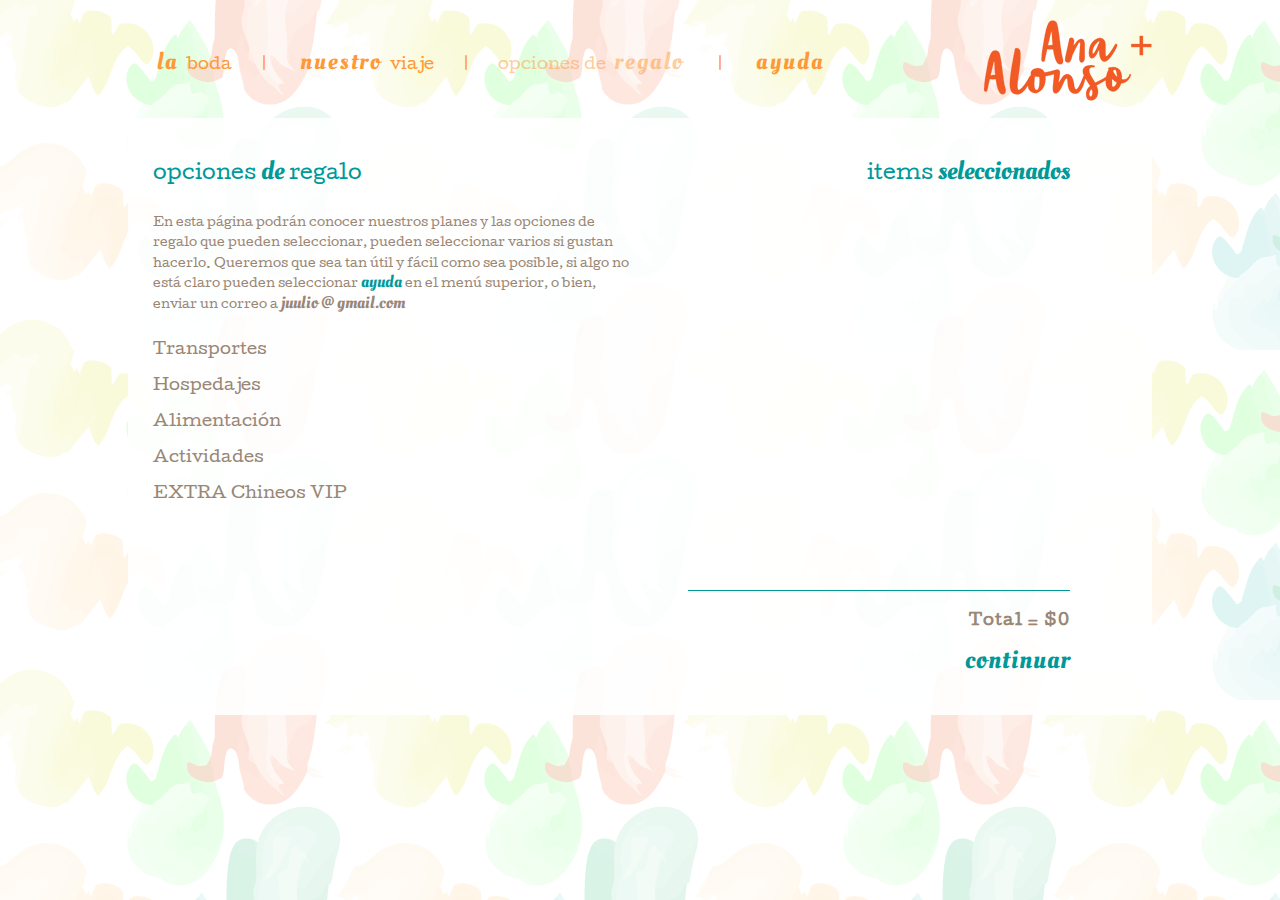
<file: bodas/anitayalonso/opciones-de-regalo.html>
<!DOCTYPE html>
<html>

	<head>
		<meta charset="utf-8">
		<meta name="viewport" content="width=device-width, initial-scale=1.0, maximum-scale=1.0, minimum-scale=1.0, user-scalable=no">
		<meta name="apple-mobile-web-app-capable" content="yes">
		<meta name="apple-mobile-web-app-status-bar-style" content="black-translucent"/>
		<title>Ana y Alonso - los regalos</title>
		<link href='https://fonts.googleapis.com/css?family=Cutive' rel='stylesheet' type='text/css'>
		<link href='https://fonts.googleapis.com/css?family=Oleo+Script:400,700' rel='stylesheet' type='text/css'>
		<link rel="stylesheet" media="screen" type="text/css" href="css/styles.css" />
	</head>

	<body id="lista-de-regalos">

		<header>
			<nav>
				<a href="la-boda.html"><span>la</span> boda</a>
				|
				<a href="nuestro-viaje.html"><span>nuestro</span> viaje</a>
				|
				<a href="opciones-de-regalo.html" class="active">opciones de <span>regalo</span></a>
				|
				<a href="ayuda.html"><span>ayuda</span></a>
			</nav>
			<div class="logo">
				<a href="/">
					<img src="img/AA-logo.png">
				</a>
			</div>
			<div class="clear"></div>
		</header>

		<div id="wrapper">

			<ul class="columns">
				<li class="clearfix">
					<div class="left-column">
						<h2>opciones <span>de</span> regalo</h2>
					</div>
					<div class="right-column">
						<h2>items <span>seleccionados</span></h2>
					</div>
				</li>
				<li class="clearfix">
					<div class="left-column">
						<p>En esta página podrán conocer nuestros planes y las opciones de regalo que pueden seleccionar, pueden seleccionar varios si gustan hacerlo. Queremos que sea tan útil y fácil como sea posible, si algo no está claro pueden seleccionar <a href="ayuda.html" class="cursive">ayuda</a> en el menú superior, o bien, enviar un correo a <span class="cursive">juulio @ gmail.com</span></p>
					</div>
					<div class="right-column">
					</div>
				</li>
				<li class="clearfix">
					<form id="form_lista-de-regalos" name="form_lista-de-regalos">
						<div class="left-column">
							<a id="transporte" class="categorias" href="#">Transportes</a>
							<ul id="container-transporte" class="containerRegalos">
								<li>
									<input name="regalos" type="checkbox" value="400" id="chk_regalos01" />	
									<span>Vuelo San José-Miami $400</span>
								</li>
								<li>
									<input name="regalos" type="checkbox" value="90" id="chk_regalos02" />
									<span>Transporte interno (unos pocos aviones) $90</span>
								</li>
								<li>
									<input name="regalos" type="checkbox" value="114" id="chk_regalos03" />
									<span>Transporte interno (trenes y buses interurbanos) $114</span>
								</li>
								<li>
									<input name="regalos" type="checkbox" value="18" id="chk_regalos04" />
									<span>Transporte interno (taxis, buses y tuk-tuks) $18</span>
								</li>
							</ul>
							<a id="hospedaje" class="categorias" href="#">Hospedajes</a>
							<ul id="container-hospedaje" class="containerRegalos">
								<li>
									<input name="regalos" type="checkbox" value="98" id="chk_regalos05" />
									<span>Noches de hotel "todo bien" $98</span>
								</li>
								<li>
									<input name="regalos" type="checkbox" value="130" id="chk_regalos06" />
									<span>Noches en hotel "¡que delicia!" $130</span>
								</li>
							</ul>
							<a id="alimentacion" class="categorias" href="#">Alimentación</a>
							<ul id="container-alimentacion" class="containerRegalos">
								<li>
									<input name="regalos" type="checkbox" value="70" id="chk_regalos07"/>
									<span>Almuerzos y cenas (2 diarios durante 3 semanas) $70</span>
								</li>
								<li>
									<input name="regalos" type="checkbox" value="95" id="chk_regalos08"/>
									<span>Cena romántica bien catrineados $95</span>
								</li>
								<li>
									<input name="regalos" type="checkbox" value="25" id="chk_regalos09"/>
									<span>Coctelitos en la playa (incluye brindis en su nombre) $25</span>
								</li>
							</ul>
							<a id="actividades" class="categorias" href="#">Actividades</a>
							<ul id="container-actividades" class="containerRegalos">
								<li>
									<input name="regalos" type="checkbox" value="180" id="chk_regalos10" />
									<span>Alquiler de carro (varios días) $180</span>
								</li>
								<li>
									<input name="regalos" type="checkbox" value="80" id="chk_regalos11" />
									<span>Actividades (tours en elefante, balsa de bambú, masajes, etc.) $80</span>
								</li>
								<li>
									<input name="regalos" type="checkbox" value="120" id="chk_regalos12" />
									<span>1/3 de tour a los templos de Bagan $120</span>
								</li>
								<li>
									<input name="regalos" type="checkbox" value="127" id="chk_regalos13" />
									<span>Tour de 1 día a Macao $127</span>
								</li>
								<li>
									<input name="regalos" type="checkbox" value="125" id="chk_regalos14" />
									<span>Tour privado en Angkor Wat y los templos reales $125</span>
								</li>
								<li>
									<input name="regalos" type="checkbox" value="118" id="chk_regalos15" />
									<span>Guía histórico sobre Ho Chi Minh $118</span>
								</li>
							</ul>
							<a id="chineos" class="categorias" href="#">EXTRA Chineos VIP</a>
							<ul id="container-chineos" class="containerRegalos">
								<li>
									<input name="regalos" type="checkbox" value="245" id="chk_regalos16">
									<span>Noches en hotel "¡sia tan bárbaro!" $245</span>
								</li>
								<li>
									<input name="regalos" type="checkbox" value="105" id="chk_regalos17">
									<span>Cena despedida en el Ritz-Carlton, piso 118, Hong Kong $105</span>
								</li>
								<li>
									<input name="regalos" type="checkbox" value="158" id="chk_regalos18">
									<span>Atardecer en catamarán (Phu Quoc) $158</span>
								</li>
								<li>
									<input name="regalos" type="checkbox" value="350" id="chk_regalos19">
									<span>Alquiler de Lamborghini en Singapore (1 hora en Marina Bay) $350</span>
								</li>
								<li>
									<input name="regalos" type="checkbox" value="247" id="chk_regalos20">
									<span>Paseo en globo por Chiang Mai (1 persona) $247</span>
								</li>
							</ul>
						</div>
						<div class="right-column">
							<div class="container-seleccionados">
								<span id="regalos01" class="regalo">Vuelo San José-Miami $400</span>
								<span id="regalos02" class="regalo">Transporte interno (unos pocos aviones) $90</span>
								<span id="regalos03" class="regalo">Transporte interno (trenes y buses interurbanos) $114</span>
								<span id="regalos04" class="regalo">Transporte interno (taxis, buses y tuk-tuks) $18</span>
								<span id="regalos05" class="regalo">Noches de hotel "todo bien" $98</span>
								<span id="regalos06" class="regalo">Noches en hotel "¡que delicia!" $130</span>
								<span id="regalos07" class="regalo">Almuerzos y cenas (2 diarios durante 3 semanas) $70</span>
								<span id="regalos08" class="regalo">Cena romántica bien catrineados $95</span>
								<span id="regalos09" class="regalo">Coctelitos en la playa (incluye brindis en su nombre) $25</span>
								<span id="regalos10" class="regalo">Alquiler de carro (varios días) $180</span>
								<span id="regalos11" class="regalo">Actividades (tours en elefante, balsa de bambú, masajes, etc.) $80</span>
								<span id="regalos12" class="regalo">1/3 de tour a los templos de Bagan $120</span>
								<span id="regalos13" class="regalo">Tour de 1 día a Macao $127</span>
								<span id="regalos14" class="regalo">Tour privado en Angkor Wat y los templos reales $125</span>
								<span id="regalos15" class="regalo">Guía histórico sobre Ho Chi Minh $118</span>
								<span id="regalos16" class="regalo">Noches en hotel "¡sia tan bárbaro!" $245</span>
								<span id="regalos17" class="regalo">Cena despedida en el Ritz-Carlton, piso 118, Hong Kong $105</span>
								<span id="regalos18" class="regalo">Atardecer en catamarán (Phu Quoc) $158</span>
								<span id="regalos19" class="regalo">Alquiler de Lamborghini en Singapore (1 hora en Marina Bay) $350</span>
								<span id="regalo20" class="regalo">Paseo en globo por Chiang Mai (1 persona) $247</span>
							</div>
							<div class="total">
								Total = $<span id="costo_total">0</span>
							</div>
							<a id="btn_abrirForm" class="btn_submit" href="#">continuar</a>
						</div>
						<div class="clear"></div>
					</form>
				</li>
			</ul>
			
			<div id="formularioWrapper">
				<div id="formularioInnerWrapper">
					<div class="close"></div>
					<form id="formulario" name="formulario" action="mail.php"method="POST">
						<div id="formularioInnerContainer">
							<div class="formularioColumnaIzquierda">
								<span>Nombre de la(s) persona(s) que regala(n)</span>
							</div>
							<div class="formularioColumnaDerecha">
								<input type="text" name="name" required="true" />
							</div>
							<div class="clear"></div>
							<div class="formularioColumnaIzquierda">
								<span>Correo Electr&oacute;nico</span>
							</div>
							<div class="formularioColumnaDerecha">
								<input type="email" name="email" required="true" />
							</div>
							<div class="clear"></div>
							<p>
								Usted ha seleccionado las siguientes opciones <div id="formularioOpcionesSeleccionadas"></div>
							</p>
							<p>
								Para hacer efectivo su regalo, deposite el monto de $<span class="montoADepositar"></span> en la cuenta en dólares 913777686 del BAC San Jos&eacute; a nombre de: Julio Del Valle Gamboa, c&eacute;dula 1-1114-0269. Cuenta cliente 10200009137776861.
							</p>
							<p>Una vez recibido el dep&oacute;sito se enviar&aacute; el certificado de regalo a los novios y un comprobante a su correo electr&oacute;nico.</p>
							<p>&iquest;Desea agregar un mensaje para los novios en su certificado?</p>
							<textarea name="message" id="mensajeParaNovios" rows="6" ></textarea>
							<input type="hidden" name="monto">
							<input type="hidden" name="regalos" id="inputRegalosSeleccionados">
							<input type="submit" value="enviar" class="btn_submit">
							<div class="clear"></div>
						</div>
					</form>
				</div>
			</div>
			<div id="sentWrapper">
				<div id="formularioInnerWrapper">
					<div class="close"></div>
					MUCHAS GRACIAS!
					<br />
					<br />
					Recibir&aacute; una confirmaci&oacute;n
					<br />
					en su correo electr&oacute;nico.
				</div>
			</div>
		</div>
		<script type="text/javascript" src="https://code.jquery.com/jquery-2.2.0.min.js"></script>
		<script type="text/javascript">window.jQuery || document.write('<script src="js/libs/jquery-2.0.0.min.js"><\/script>')</script>
		<script type="text/javascript" src="js/libs/jquery.lightbox_me.js"></script>
		<script type="text/javascript" src="js/lista-de-regalos.js"></script>
		<script>
		(function(i,s,o,g,r,a,m){i['GoogleAnalyticsObject']=r;i[r]=i[r]||function(){
		(i[r].q=i[r].q||[]).push(arguments)},i[r].l=1*new Date();a=s.createElement(o),
		m=s.getElementsByTagName(o)[0];a.async=1;a.src=g;m.parentNode.insertBefore(a,m)
		})(window,document,'script','//www.google-analytics.com/analytics.js','ga');

		ga('create', 'UA-2558122-17', 'auto');
		ga('send', 'pageview');
		</script>
	</body>
</html>
</file>
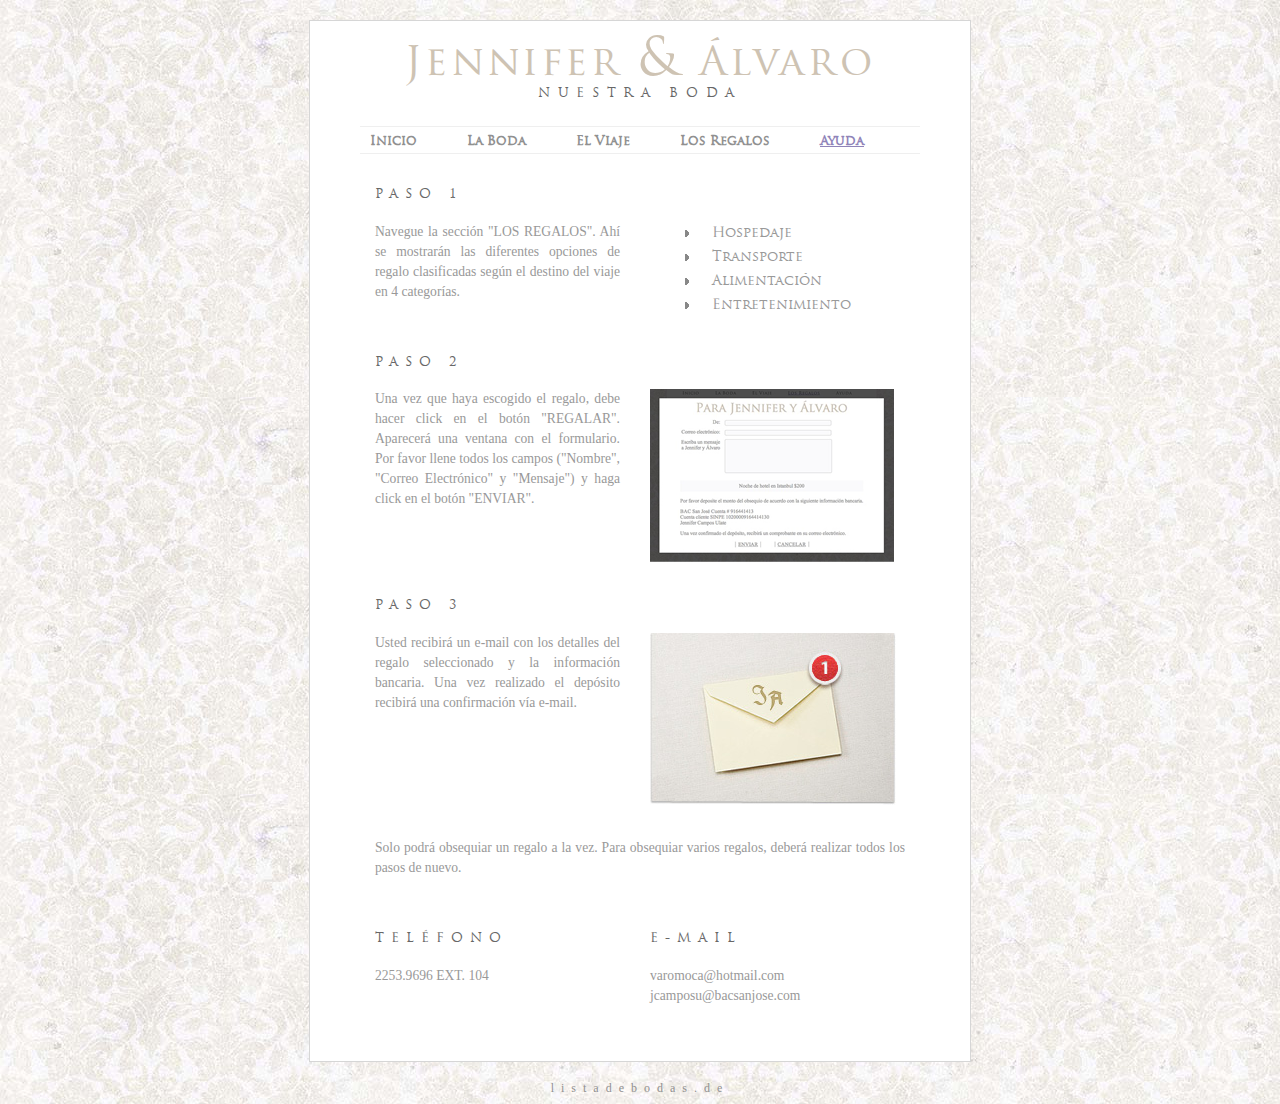
<file: bodas/churra-varo/ayuda.html>
<!DOCTYPE html>
<html lang="en">
	<head>
		<meta charset="utf-8">
		<title>Boda Jennifer y Alvaro - Inicio</title>
		<meta name="description" content="">
		<meta name="author" content="">
		<link rel="stylesheet" href="css/styles.css">
		<script type="text/javascript" src="js/libs/modernizr.custom.65420.js"></script>
		<meta name="viewport" content="width=device-width, initial-scale=1, maximum-scale=1">
	</head>
	<body>
		<section>
			<header>
				<h1>Jennifer <span>&</span> &Aacute;lvaro</h1>
				<h2>NUESTRA BODA</h2>
			</header>
			<ul id="menu">
				<li><a href="index.html">Inicio</a></li>
				<li><a href="boda.html">La Boda</a></li>
				<li><a href="viaje.html">El Viaje</a></li>
				<li><a href="lista.php">Los Regalos</a></li>
				<li class="last"><a href="ayuda.html" class="active">Ayuda</a></li>
			</ul>
			<div id="content">
				<h3 class="tituloContacto">PASO 1</h3>
				<div class="column leftColumn">
					<p>Navegue la secci&oacute;n "LOS REGALOS". Ah&iacute; se mostrar&aacute;n las diferentes opciones de regalo clasificadas seg&uacute;n el destino del viaje en 4 categor&iacute;as.</p>
				</div><!-- .leftColumn -->
				<div class="column rightColumn">
					<ul class="listaCategorias">
						<li>Hospedaje</li>
						<li>Transporte</li>
						<li>Alimentaci&oacute;n</li>
						<li>Entretenimiento</li>
					</ul>
				</div><!-- .rightColumn -->
				<div class="clear"></div><!-- .clear -->
				
				<h3 class="tituloContacto">PASO 2</h3>
				<div class="column leftColumn">
					<p>Una vez que haya escogido el regalo, debe hacer click en el bot&oacute;n "REGALAR". Aparecer&aacute; una ventana con el formulario. Por favor llene todos los campos ("Nombre", "Correo Electr&oacute;nico" y "Mensaje") y haga click en el bot&oacute;n "ENVIAR".</p>
				</div><!-- .leftColumn -->
				<div class="column rightColumn">
					<img src="img/paso2Ayuda.png" alt="listadebodas.de Paso 2" />
				</div><!-- .rightColumn -->
				<div class="clear"></div><!-- .clear -->
				
				<h3 class="tituloContacto">PASO 3</h3>
				<div class="column leftColumn">
					<p>Usted recibir&aacute; un e-mail con los detalles del regalo seleccionado y la informaci&oacute;n bancaria. Una vez realizado el dep&oacute;sito recibir&aacute; una confirmaci&oacute;n v&iacute;a e-mail.</p>
				</div><!-- .leftColumn -->
				<div class="column rightColumn">
					<img src="img/paso3Ayuda.jpg" alt="listadebodas.de Paso 3" />
				</div><!-- .rightColumn -->
				<div class="clear"></div><!-- .clear -->
			
				<p class="parrafoConMarginTop">Solo podr&aacute; obsequiar un regalo a la vez. Para obsequiar varios regalos, deber&aacute; realizar todos los pasos de nuevo.</p>

				<div class="column leftColumn">
					<h3 class="tituloContacto">TEL&Eacute;FONO</h3>
					<p>2253.9696 EXT. 104</p>
				</div><!-- .leftColumn -->
				<div class="column rightColumn">
					<h3 class="tituloContacto">E-MAIL</h3>
					<p>varomoca@hotmail.com jcamposu@bacsanjose.com</p>
				</div><!-- .rightColumn -->
				<div class="clear"></div>
			</div><!-- #content -->
		</section>
		<footer><a href="http://www.listadebodas.de" target="_blank">listadebodas.de</a></footer>
		
		<!-- Grab Google CDN's jQuery, with a protocol relative URL; fall back to local if offline -->
		<script src="https://ajax.googleapis.com/ajax/libs/jquery/1.8.3/jquery.min.js"></script>
	</body>
</html>
</file>
<file: bodas/anitayalonso/css/styles.css>
html,body,div,span,applet,object,iframe,h1,h2,h3,h4,h5,h6,p,blockquote,pre,a,abbr,acronym,address,big,cite,code,del,dfn,em,img,ins,kbd,q,s,samp,small,strike,strong,sub,sup,tt,var,b,u,i,center,dl,dt,dd,ol,ul,li,fieldset,form,label,legend,table,caption,tbody,tfoot,thead,tr,th,td,article,aside,canvas,details,embed,figure,figcaption,footer,header,hgroup,menu,nav,output,ruby,section,summary,time,mark,audio,video{margin:0;padding:0;border:0;font-size:100%;font:inherit;vertical-align:baseline}html,body{height:100%}article,aside,details,figcaption,figure,footer,header,hgroup,menu,nav,section{display:block}body{line-height:1}ol,ul{list-style:none}blockquote,q{quotes:none}blockquote:before,blockquote:after,q:before,q:after{content:'';content:none}table{border-collapse:collapse;border-spacing:0}a{text-decoration:none}.clear{clear:both}header{width:1024px;margin:0 auto}header nav{float:left;width:784px;color:#ff9935;margin-top:50px}header nav a{margin:0 25px;color:#ff9935;font-size:16px}header nav a.active,header nav a:hover{color:rgba(255,153,53,0.5)}header nav span{margin:0 4px;font-size:24px;letter-spacing:0.08em;font-family:'Oleo Script', cursive}header .logo{float:right;width:168px;margin-top:20px}body{font-family:'Cutive', serif;background:transparent url(../img/AA-pattern.png) left top repeat}#wrapper{width:1024px;margin:15px auto}#contentWrapper{padding:35px 0;background-color:#C5B55E}#innerContent{padding:55px 40px 40px 80px;border-top:solid 3px #EFDDAC;border-bottom:solid 3px #EFDDAC}.clearfix:after{visibility:hidden;display:block;font-size:0;content:" ";clear:both;height:0}.clearfix{display:inline-block}h2{color:#099;margin-bottom:25px}h2 span{font-size:26px;font-family:'Oleo Script', cursive}.columns{padding:40px 0;background-color:rgba(255,255,255,0.9)}.left-column{float:left;font-size:20px;text-align:right;padding-left:25px;padding-right:55px}.right-column{float:right;padding-right:25px}p{font-size:12px;line-height:1.7em;color:#998675;margin-bottom:25px}p .cursive{font-size:17px;color:#099}.cursive{font-family:'Oleo Script', cursive}#homepage #wrapper{text-align:center}#la-boda .left-column{width:245px}#la-boda .right-column{width:624px}#la-boda .waze{color:#099}#nuestro-viaje .left-column{width:400px;text-align:left}#nuestro-viaje .right-column{width:469px}#lista-de-regalos{color:#998675}#lista-de-regalos .columns h2{font-size:20px}#lista-de-regalos .columns h2 span{color:#099}#lista-de-regalos .columns .left-column{width:480px;text-align:left}#lista-de-regalos .columns .categorias{display:block;font-size:16px;color:#998675;margin-bottom:20px}#lista-de-regalos .columns .right-column{width:382px;text-align:right}#lista-de-regalos .columns .right-column .container-seleccionados{line-height:2em;min-height:250px}#lista-de-regalos .columns .regalo{display:none;font-size:12px}#lista-de-regalos .columns span{color:#998675}#lista-de-regalos .containerRegalos{width:480px;margin:0 auto 20px}#lista-de-regalos .containerRegalos span{font-size:12px}#lista-de-regalos .containerRegalos input[type=checkbox]{margin-bottom:10px}#lista-de-regalos .total{font-weight:bold;padding-top:20px;color:#998675;letter-spacing:1px;margin-bottom:20px;border-top:solid 1px #099}#lista-de-regalos .montoADepositar{font-weight:bold}.listaRegalosContent{background:transparent url(../img/mapa_lista_regalos.png) 65% 35% no-repeat}#formularioOpcionesSeleccionadas .total{display:none}#formularioOpcionesSeleccionadas span{font-size:12px;color:#099;line-height:2em;text-align:center}form#form_lista-de-regalos h3{font-size:150%}form#form_lista-de-regalos .listaRegalosColumnaDerecha span{display:none}form#form_lista-de-regalos .listaRegalosColumnaDerecha span#costo_total{display:inline}#formularioWrapper{width:680px;display:none;padding:12px 15px;font-size:85%;line-height:17px;position:relative;border-radius:15px;border:solid 3px #099}#formularioInnerWrapper{padding:18px 30px;border-radius:15px;background-color:#FFFFFF;border:solid 3px #099}.formularioColumnaIzquierda{float:left;width:300px;margin-bottom:12px}.formularioColumnaIzquierda span{font-size:12px}.formularioColumnaDerecha{float:left;width:310px}.formularioColumnaDerecha input{width:290px}textarea#mensajeParaNovios{width:478px;height:70px;resize:none}#formularioInnerContainer p{margin-bottom:15px}.close{top:-5px;right:-5px;width:22px;height:22px;cursor:pointer;position:absolute;background:transparent url(../img/x.png) left top no-repeat}h3.top_spacing{margin-top:35px}.btn_submit{height:26px;font-size:26px;color:#099;letter-spacing:1px;font-family:'Oleo Script', cursive}input[type=submit].btn_submit{border:none;height:auto;cursor:pointer;background:none;margin-left:15px}a#btn_submitForm{right:65px;bottom:70px}p.contacto{color:#FFFFFF;font-size:90%;margin-top:20px;line-height:20px}#sentWrapper{padding:30px;width:360px;display:none;position:relative;font-size:85%;line-height:17px;border-radius:15px;border:solid 5px #099}#sentWrapper #formularioInnerWrapper{text-align:center}#container-transporte,#container-alimentacion,#container-hospedaje,#container-actividades,#container-chineos{display:none}#ayuda .left-column{width:120px}#ayuda .right-column{width:749px}#ayuda .columns li:first-child{text-align:center}#ayuda .columns li p span{font-size:17px;font-family:'Oleo Script', cursive}
</file>
<file: bodas/pameyjose.com/stylesheets/base.css>
/*
* Skeleton V1.2
* Copyright 2011, Dave Gamache
* www.getskeleton.com
* Free to use under the MIT license.
* http://www.opensource.org/licenses/mit-license.php
* 6/20/2012
*/


/* Table of Content
==================================================
	#Reset & Basics
	#Basic Styles
	#Site Styles
	#Typography
	#Links
	#Lists
	#Images
	#Buttons
	#Forms
	#Misc */


/* #Reset & Basics (Inspired by E. Meyers)
================================================== */
	html, body, div, span, applet, object, iframe, h1, h2, h3, h4, h5, h6, p, blockquote, pre, a, abbr, acronym, address, big, cite, code, del, dfn, em, img, ins, kbd, q, s, samp, small, strike, strong, sub, sup, tt, var, b, u, i, center, dl, dt, dd, ol, ul, li, fieldset, form, label, legend, table, caption, tbody, tfoot, thead, tr, th, td, article, aside, canvas, details, embed, figure, figcaption, footer, header, hgroup, menu, nav, output, ruby, section, summary, time, mark, audio, video {
		margin: 0;
		padding: 0;
		border: 0;
		font-size: 100%;
		font: inherit;
		vertical-align: baseline; }
	article, aside, details, figcaption, figure, footer, header, hgroup, menu, nav, section {
		display: block; }
	body {
		line-height: 1; }
	ol, ul {
		list-style: none; }
	blockquote, q {
		quotes: none; }
	blockquote:before, blockquote:after,
	q:before, q:after {
		content: '';
		content: none; }
	table {
		border-collapse: collapse;
		border-spacing: 0; }


/* #Basic Styles
================================================== */
	body {
		background: #fff;
		font: 14px/21px "HelveticaNeue", "Helvetica Neue", Helvetica, Arial, sans-serif;
		color: #444;
		-webkit-font-smoothing: antialiased; /* Fix for webkit rendering */
		-webkit-text-size-adjust: 100%;
 }


/* #Typography
================================================== */
	h1, h2, h3, h4, h5, h6 {
		color: #181818;
		font-family: "Georgia", "Times New Roman", serif;
		font-weight: normal; }
	h1 a, h2 a, h3 a, h4 a, h5 a, h6 a { font-weight: inherit; }
	h1 { font-size: 46px; line-height: 50px; margin-bottom: 14px;}
	h2 { font-size: 35px; line-height: 40px; margin-bottom: 10px; }
	h3 { font-size: 28px; line-height: 34px; margin-bottom: 8px; }
	h4 { font-size: 21px; line-height: 30px; margin-bottom: 4px; }
	h5 { font-size: 17px; line-height: 24px; }
	h6 { font-size: 14px; line-height: 21px; }
	.subheader { color: #777; }

	p { margin: 0 0 20px 0; }
	p img { margin: 0; }
	p.lead { font-size: 21px; line-height: 27px; color: #777;  }

	em { font-style: italic; }
	strong { font-weight: bold; color: #333; }
	small { font-size: 80%; }

/*	Blockquotes  */
	blockquote, blockquote p { font-size: 17px; line-height: 24px; color: #777; font-style: italic; }
	blockquote { margin: 0 0 20px; padding: 9px 20px 0 19px; border-left: 1px solid #ddd; }
	blockquote cite { display: block; font-size: 12px; color: #555; }
	blockquote cite:before { content: "\2014 \0020"; }
	blockquote cite a, blockquote cite a:visited, blockquote cite a:visited { color: #555; }

	hr { border: solid #ddd; border-width: 1px 0 0; clear: both; margin: 10px 0 30px; height: 0; }


/* #Links
================================================== */
	a, a:visited { color: #333; text-decoration: underline; outline: 0; }
	a:hover, a:focus { color: #000; }
	p a, p a:visited { line-height: inherit; }


/* #Lists
================================================== */
	ul, ol { margin-bottom: 20px; }
	ul { list-style: none outside; }
	ol { list-style: decimal; }
	ol, ul.square, ul.circle, ul.disc { margin-left: 30px; }
	ul.square { list-style: square outside; }
	ul.circle { list-style: circle outside; }
	ul.disc { list-style: disc outside; }
	ul ul, ul ol,
	ol ol, ol ul { margin: 4px 0 5px 30px; font-size: 90%;  }
	ul ul li, ul ol li,
	ol ol li, ol ul li { margin-bottom: 6px; }
	li { line-height: 18px; margin-bottom: 12px; }
	ul.large li { line-height: 21px; }
	li p { line-height: 21px; }

/* #Images
================================================== */

	img.scale-with-grid {
		max-width: 100%;
		height: auto; }


/* #Buttons
================================================== */

	.button,
	button,
	input[type="submit"],
	input[type="reset"],
	input[type="button"] {
		background: #eee; /* Old browsers */
		background: #eee -moz-linear-gradient(top, rgba(255,255,255,.2) 0%, rgba(0,0,0,.2) 100%); /* FF3.6+ */
		background: #eee -webkit-gradient(linear, left top, left bottom, color-stop(0%,rgba(255,255,255,.2)), color-stop(100%,rgba(0,0,0,.2))); /* Chrome,Safari4+ */
		background: #eee -webkit-linear-gradient(top, rgba(255,255,255,.2) 0%,rgba(0,0,0,.2) 100%); /* Chrome10+,Safari5.1+ */
		background: #eee -o-linear-gradient(top, rgba(255,255,255,.2) 0%,rgba(0,0,0,.2) 100%); /* Opera11.10+ */
		background: #eee -ms-linear-gradient(top, rgba(255,255,255,.2) 0%,rgba(0,0,0,.2) 100%); /* IE10+ */
		background: #eee linear-gradient(top, rgba(255,255,255,.2) 0%,rgba(0,0,0,.2) 100%); /* W3C */
	  border: 1px solid #aaa;
	  border-top: 1px solid #ccc;
	  border-left: 1px solid #ccc;
	  -moz-border-radius: 3px;
	  -webkit-border-radius: 3px;
	  border-radius: 3px;
	  color: #444;
	  display: inline-block;
	  font-size: 11px;
	  font-weight: bold;
	  text-decoration: none;
	  text-shadow: 0 1px rgba(255, 255, 255, .75);
	  cursor: pointer;
	  margin-bottom: 20px;
	  line-height: normal;
	  padding: 8px 10px;
	  font-family: "HelveticaNeue", "Helvetica Neue", Helvetica, Arial, sans-serif; }

	.button:hover,
	button:hover,
	input[type="submit"]:hover,
	input[type="reset"]:hover,
	input[type="button"]:hover {
		color: #222;
		background: #ddd; /* Old browsers */
		background: #ddd -moz-linear-gradient(top, rgba(255,255,255,.3) 0%, rgba(0,0,0,.3) 100%); /* FF3.6+ */
		background: #ddd -webkit-gradient(linear, left top, left bottom, color-stop(0%,rgba(255,255,255,.3)), color-stop(100%,rgba(0,0,0,.3))); /* Chrome,Safari4+ */
		background: #ddd -webkit-linear-gradient(top, rgba(255,255,255,.3) 0%,rgba(0,0,0,.3) 100%); /* Chrome10+,Safari5.1+ */
		background: #ddd -o-linear-gradient(top, rgba(255,255,255,.3) 0%,rgba(0,0,0,.3) 100%); /* Opera11.10+ */
		background: #ddd -ms-linear-gradient(top, rgba(255,255,255,.3) 0%,rgba(0,0,0,.3) 100%); /* IE10+ */
		background: #ddd linear-gradient(top, rgba(255,255,255,.3) 0%,rgba(0,0,0,.3) 100%); /* W3C */
	  border: 1px solid #888;
	  border-top: 1px solid #aaa;
	  border-left: 1px solid #aaa; }

	.button:active,
	button:active,
	input[type="submit"]:active,
	input[type="reset"]:active,
	input[type="button"]:active {
		border: 1px solid #666;
		background: #ccc; /* Old browsers */
		background: #ccc -moz-linear-gradient(top, rgba(255,255,255,.35) 0%, rgba(10,10,10,.4) 100%); /* FF3.6+ */
		background: #ccc -webkit-gradient(linear, left top, left bottom, color-stop(0%,rgba(255,255,255,.35)), color-stop(100%,rgba(10,10,10,.4))); /* Chrome,Safari4+ */
		background: #ccc -webkit-linear-gradient(top, rgba(255,255,255,.35) 0%,rgba(10,10,10,.4) 100%); /* Chrome10+,Safari5.1+ */
		background: #ccc -o-linear-gradient(top, rgba(255,255,255,.35) 0%,rgba(10,10,10,.4) 100%); /* Opera11.10+ */
		background: #ccc -ms-linear-gradient(top, rgba(255,255,255,.35) 0%,rgba(10,10,10,.4) 100%); /* IE10+ */
		background: #ccc linear-gradient(top, rgba(255,255,255,.35) 0%,rgba(10,10,10,.4) 100%); /* W3C */ }

	.button.full-width,
	button.full-width,
	input[type="submit"].full-width,
	input[type="reset"].full-width,
	input[type="button"].full-width {
		width: 100%;
		padding-left: 0 !important;
		padding-right: 0 !important;
		text-align: center; }

	/* Fix for odd Mozilla border & padding issues */
	button::-moz-focus-inner,
	input::-moz-focus-inner {
    border: 0;
    padding: 0;
	}


/* #Forms
================================================== */

	form {
		margin-bottom: 20px; }
	fieldset {
		margin-bottom: 20px; }
	input[type="text"],
	input[type="password"],
	input[type="email"],
	textarea,
	select {
		border: 1px solid #ccc;
		padding: 6px 4px;
		outline: none;
		-moz-border-radius: 2px;
		-webkit-border-radius: 2px;
		border-radius: 2px;
		font: 13px "HelveticaNeue", "Helvetica Neue", Helvetica, Arial, sans-serif;
		color: #777;
		margin: 0;
		width: 210px;
		max-width: 100%;
		display: block;
		margin-bottom: 20px;
		background: #fff; }
	select {
		padding: 0; }
	input[type="text"]:focus,
	input[type="password"]:focus,
	input[type="email"]:focus,
	textarea:focus {
		border: 1px solid #aaa;
 		color: #444;
 		-moz-box-shadow: 0 0 3px rgba(0,0,0,.2);
		-webkit-box-shadow: 0 0 3px rgba(0,0,0,.2);
		box-shadow:  0 0 3px rgba(0,0,0,.2); }
	textarea {
		min-height: 60px; }
	label,
	legend {
		display: block;
		font-weight: bold;
		font-size: 13px;  }
	select {
		width: 220px; }
	input[type="checkbox"] {
		display: inline; }
	label span,
	legend span {
		font-weight: normal;
		font-size: 13px;
		color: #444; }

/* #Misc
================================================== */
	.remove-bottom { margin-bottom: 0 !important; }
	.half-bottom { margin-bottom: 10px !important; }
	.add-bottom { margin-bottom: 20px !important; }

.linkEmail {
	text-decoration: none;
	font-weight: bold;
}
</file>
<file: bodas/pameyjose.com/stylesheets/skeleton.css>
/*
* Skeleton V1.2
* Copyright 2011, Dave Gamache
* www.getskeleton.com
* Free to use under the MIT license.
* http://www.opensource.org/licenses/mit-license.php
* 6/20/2012
*/


/* Table of Contents
==================================================
    #Base 960 Grid
    #Tablet (Portrait)
    #Mobile (Portrait)
    #Mobile (Landscape)
    #Clearing */



/* #Base 960 Grid
================================================== */

    .container                                  { position: relative; width: 960px; margin: 0 auto; padding: 0; }
    .container .column,
    .container .columns                         { float: left; display: inline; margin-left: 10px; margin-right: 10px; }
    .row                                        { margin-bottom: 20px; }

    /* Nested Column Classes */
    .column.alpha, .columns.alpha               { margin-left: 0; }
    .column.omega, .columns.omega               { margin-right: 0; }

    /* Base Grid */
    .container .one.column,
    .container .one.columns                     { width: 40px;  }
    .container .two.columns                     { width: 100px; }
    .container .three.columns                   { width: 160px; }
    .container .four.columns                    { width: 220px; }
    .container .five.columns                    { width: 280px; }
    .container .six.columns                     { width: 340px; }
    .container .seven.columns                   { width: 400px; }
    .container .eight.columns                   { width: 460px; }
    .container .nine.columns                    { width: 520px; }
    .container .ten.columns                     { width: 580px; }
    .container .eleven.columns                  { width: 640px; }
    .container .twelve.columns                  { width: 700px; }
    .container .thirteen.columns                { width: 760px; }
    .container .fourteen.columns                { width: 820px; }
    .container .fifteen.columns                 { width: 880px; }
    .container .sixteen.columns                 { width: 940px; }

    .container .one-third.column                { width: 300px; }
    .container .two-thirds.column               { width: 620px; }

    /* Offsets */
    .container .offset-by-one                   { padding-left: 60px;  }
    .container .offset-by-two                   { padding-left: 120px; }
    .container .offset-by-three                 { padding-left: 180px; }
    .container .offset-by-four                  { padding-left: 240px; }
    .container .offset-by-five                  { padding-left: 300px; }
    .container .offset-by-six                   { padding-left: 360px; }
    .container .offset-by-seven                 { padding-left: 420px; }
    .container .offset-by-eight                 { padding-left: 480px; }
    .container .offset-by-nine                  { padding-left: 540px; }
    .container .offset-by-ten                   { padding-left: 600px; }
    .container .offset-by-eleven                { padding-left: 660px; }
    .container .offset-by-twelve                { padding-left: 720px; }
    .container .offset-by-thirteen              { padding-left: 780px; }
    .container .offset-by-fourteen              { padding-left: 840px; }
    .container .offset-by-fifteen               { padding-left: 900px; }



/* #Tablet (Portrait)
================================================== */

    /* Note: Design for a width of 768px */

    @media only screen and (min-width: 768px) and (max-width: 959px) {
        .container                                  { width: 768px; }
        .container .column,
        .container .columns                         { margin-left: 10px; margin-right: 10px;  }
        .column.alpha, .columns.alpha               { margin-left: 0; margin-right: 10px; }
        .column.omega, .columns.omega               { margin-right: 0; margin-left: 10px; }
        .alpha.omega                                { margin-left: 0; margin-right: 0; }

        .container .one.column,
        .container .one.columns                     { width: 28px; }
        .container .two.columns                     { width: 76px; }
        .container .three.columns                   { width: 124px; }
        .container .four.columns                    { width: 172px; }
        .container .five.columns                    { width: 220px; }
        .container .six.columns                     { width: 268px; }
        .container .seven.columns                   { width: 316px; }
        .container .eight.columns                   { width: 364px; }
        .container .nine.columns                    { width: 412px; }
        .container .ten.columns                     { width: 460px; }
        .container .eleven.columns                  { width: 508px; }
        .container .twelve.columns                  { width: 556px; }
        .container .thirteen.columns                { width: 604px; }
        .container .fourteen.columns                { width: 652px; }
        .container .fifteen.columns                 { width: 700px; }
        .container .sixteen.columns                 { width: 748px; }

        .container .one-third.column                { width: 236px; }
        .container .two-thirds.column               { width: 492px; }

        /* Offsets */
        .container .offset-by-one                   { padding-left: 48px; }
        .container .offset-by-two                   { padding-left: 96px; }
        .container .offset-by-three                 { padding-left: 144px; }
        .container .offset-by-four                  { padding-left: 192px; }
        .container .offset-by-five                  { padding-left: 240px; }
        .container .offset-by-six                   { padding-left: 288px; }
        .container .offset-by-seven                 { padding-left: 336px; }
        .container .offset-by-eight                 { padding-left: 384px; }
        .container .offset-by-nine                  { padding-left: 432px; }
        .container .offset-by-ten                   { padding-left: 480px; }
        .container .offset-by-eleven                { padding-left: 528px; }
        .container .offset-by-twelve                { padding-left: 576px; }
        .container .offset-by-thirteen              { padding-left: 624px; }
        .container .offset-by-fourteen              { padding-left: 672px; }
        .container .offset-by-fifteen               { padding-left: 720px; }
    }


/*  #Mobile (Portrait)
================================================== */

    /* Note: Design for a width of 320px */

    @media only screen and (max-width: 767px) {
        .container { width: 300px; }
        .container .columns,
        .container .column { margin: 0; }

        .container .one.column,
        .container .one.columns,
        .container .two.columns,
        .container .three.columns,
        .container .four.columns,
        .container .five.columns,
        .container .six.columns,
        .container .seven.columns,
        .container .eight.columns,
        .container .nine.columns,
        .container .ten.columns,
        .container .eleven.columns,
        .container .twelve.columns,
        .container .thirteen.columns,
        .container .fourteen.columns,
        .container .fifteen.columns,
        .container .sixteen.columns,
        .container .one-third.column,
        .container .two-thirds.column  { width: 300px; }

        /* Offsets */
        .container .offset-by-one,
        .container .offset-by-two,
        .container .offset-by-three,
        .container .offset-by-four,
        .container .offset-by-five,
        .container .offset-by-six,
        .container .offset-by-seven,
        .container .offset-by-eight,
        .container .offset-by-nine,
        .container .offset-by-ten,
        .container .offset-by-eleven,
        .container .offset-by-twelve,
        .container .offset-by-thirteen,
        .container .offset-by-fourteen,
        .container .offset-by-fifteen { padding-left: 0; }

    }


/* #Mobile (Landscape)
================================================== */

    /* Note: Design for a width of 480px */

    @media only screen and (min-width: 480px) and (max-width: 767px) {
        .container { width: 420px; }
        .container .columns,
        .container .column { margin: 0; }

        .container .one.column,
        .container .one.columns,
        .container .two.columns,
        .container .three.columns,
        .container .four.columns,
        .container .five.columns,
        .container .six.columns,
        .container .seven.columns,
        .container .eight.columns,
        .container .nine.columns,
        .container .ten.columns,
        .container .eleven.columns,
        .container .twelve.columns,
        .container .thirteen.columns,
        .container .fourteen.columns,
        .container .fifteen.columns,
        .container .sixteen.columns,
        .container .one-third.column,
        .container .two-thirds.column { width: 420px; }
    }


/* #Clearing
================================================== */

    /* Self Clearing Goodness */
    .container:after { content: "\0020"; display: block; height: 0; clear: both; visibility: hidden; }

    /* Use clearfix class on parent to clear nested columns,
    or wrap each row of columns in a <div class="row"> */
    .clearfix:before,
    .clearfix:after,
    .row:before,
    .row:after {
      content: '\0020';
      display: block;
      overflow: hidden;
      visibility: hidden;
      width: 0;
      height: 0; }
    .row:after,
    .clearfix:after {
      clear: both; }
    .row,
    .clearfix {
      zoom: 1; }

    /* You can also use a <br class="clear" /> to clear columns */
    .clear {
      clear: both;
      display: block;
      overflow: hidden;
      visibility: hidden;
      width: 0;
      height: 0;
    }
</file>
<file: bodas/pameyjose.com/stylesheets/layout.css>
/*
* Skeleton V1.2
* Copyright 2011, Dave Gamache
* www.getskeleton.com
* Free to use under the MIT license.
* http://www.opensource.org/licenses/mit-license.php
* 6/20/2012
*/

/* Table of Content
==================================================
	#Site Styles
	#Page Styles
	#Media Queries
	#Font-Face */

/* #Site Styles
================================================== */

body{ background:url(../images/bg.jpg); font-family: 'Libre Baskerville', serif; }
h2{ font-size:2.8em; font-family:'Great Vibes', cursive; padding:.6em 0 .2em .2em; text-shadow:1px 1px 0 #f5e4ce;}
p.fright{ float:right; text-align:right!important; font-size:0.8em;}
p a{}

.headercontainer{ width:100%; background:url("../images/bg-logo.png") repeat-x scroll 0 80px transparent;}
.headercontainer .container{ /*width:60%;*/ margin:0 auto; text-align:right;}
.headercontainer .logo a{ float:left;}
/*.container .columns{ float:none}*/
.headercontainer .container .info-lang{ background:url(../images/bg-lang.png); width:192px; height:55px; float:right; text-align:center; vertical-align:middle;}
.headercontainer .container .info-lang a{ float:left; top:30%; position: relative; left:6%; padding:0 2%; /*font-family: 'Libre Baskerville', serif;*/ font-weight:bold; font-size:0.8em; text-decoration:none; text-shadow: 1px 1px 0 #bf9f79;}
.headercontainer .container .info-lang a img{  position: relative; top:-10%; vertical-align:middle; padding:0 1px;}
.headercontainer .giftsHoneym{ width:80%; display:block; float:right; top:132px; position:relative;}
.headercontainer .giftsHoneym span{ padding:0 3% 0 0;}
.headercontainer .giftsHoneym span {font-family:'Great Vibes', cursive; font-size:3em; color:#cc964c; text-decoration:none; text-shadow: 1px 1px 0 #000;}
.headercontainer .giftsHoneym span a:hover{color:#bb8242;}


.menucontainer{ width:100%; background:url(../images/bg_menu.png); background-repeat:repeat-x; height:53px; box-shadow:0 2px 12px #222;}
.menucontainer ul.menu{ text-align:center; padding-top: 10px;}
.menucontainer ul.menu li{ display:inline; padding:0 4%; }
.menucontainer ul.menu li a{color:#FFF; position: relative;top: 5px; text-decoration:none; text-shadow: 1px 1px 0 #000; /*font-family:'Libre Baskerville', serif;*/}
.menucontainer ul.menu li a:hover{color:#CC964C;}
.menucontainer ul.menu li a.selected{background:#5e0000; color:#CC964C; text-shadow: 1px 1px 0 #000; padding: .6em 1em; -webkit-border-radius: 4px; -moz-border-radius:4px; border-radius:4px; box-shadow: 1px 1px 2px 0 #000 inset;}


.contentContainer{width:100%; }
.contentContainer .container{  background:url(../images/bg-regards.jpg); box-shadow: 0 0 18px #222; border-top:0.3em solid #BDA280; border-bottom:0.3em solid #BDA280; z-index: 2;}
.contentContainer p{text-align:justify; font-size:.9em; padding:0 3%; text-shadow:1px 1px 0 #f5e4ce; line-height: 215%; }
.contentContainer .map { margin-top:20px; box-shadow:0 2px 12px #222; width:100% !important;}
.contentContainer .picture {}
.contentContainer .picture img { width:100%;}
.contentContainer .note{ font-size:2.4em; z-index:1; top:328px; position:relative; font-family:'Great Vibes', cursive; text-align:center;}
.contentContainer .iconFooter{ height:20px; text-align:center; padding:1%;}
.contentContainer .rings{position:relative; top:50px; left:20%; float:right;}
.contentContainer .roses img{float:right; position:relative; top:-460px; width:28%; }
.contentContainer .roses img+img{ float:left; width:24%; top:-300px; position:relative;}
.contentContainer .listContainer {}
.contentContainer .listContainer h2 { text-align:center;}
.contentContainer .listContainer .listItem { padding:10px;}
.contentContainer .listContainer .listItem:nth-child(even) { background-color: rgba(255, 255, 255, 0.3); border-radius:5px;}
.contentContainer .listContainer .listItem span{ display:inline-block;}
.contentContainer .listContainer .listItem p { margin-bottom:0;}
.contentContainer .listContainer .listItem .category { width:20%; height:32px;}
.contentContainer .listContainer .listItem .trans { background:url(../images/trans.png) no-repeat; padding-left:40px; background-size: 32px 32px;}
.contentContainer .listContainer .listItem .food { background:url(../images/food.png) no-repeat; padding-left:40px; background-size: 32px 32px;}
.contentContainer .listContainer .listItem .hotel { background:url(../images/hotel.png) no-repeat; padding-left:40px; background-size: 32px 32px;}
.contentContainer .listContainer .listItem .enter { background:url(../images/enter.png) no-repeat; padding-left:40px; background-size: 32px 32px;}
.contentContainer .listContainer .listItem .desc { width:53%}
.contentContainer .listContainer .listItem .price { width:10%}
.contentContainer .listContainer .listItem .button { width:8%; text-align:center; margin-bottom:0;}
.contentContainer .ayuda .column h2 { text-align:center; font-size:4em; padding-top:0.3em; color:#5e0000}
.contentContainer .ayuda .column img { width:100%; height:auto;  box-shadow: 0 0 18px #222;}

.footerContainer{overflow: hidden; width: 100%; position: absolute;}
.footerContainer .footer{ text-align:center; text-shadow:1px 1px 0 #a68a6f; color:#222; width:50%; margin:0 auto;  }


/* #Page Styles
================================================== */

/* #Media Queries
================================================== */

	/* Smaller than standard 960 (devices and browsers) */
	@media only screen and (max-width: 1080px) {
	.contentContainer .rings{ top:20px; left:0%;}
	}
	
	@media only screen and (max-width: 959px) {
		.contentContainer .note{ top:264px;}
		.headercontainer .giftsHoneym span a{ cursive; font-size:2em;}
		.contentContainer .iconFooter img { display:none;}
		.contentContainer .roses { display:none;}
		.contentContainer .listContainer .listItem .desc { width:54%;}
	}

	/* Tablet Portrait size to standard 960 (devices and browsers) */
	@media only screen and (min-width: 768px) and (max-width: 959px) {
		
	}

	/* All Mobile Sizes (devices and browser) */
	@media only screen and (max-width: 767px) {
		.headercontainer .giftsHoneym{ width:43%; top:0; float:none;}
		.headercontainer .logo img { width:100%;}
		.menucontainer ul.menu li{ display:inline; padding:0 1%; }
		.contentContainer .map { margin-top:0;}
	}

	/* Mobile Landscape Size to Tablet Portrait (devices and browsers) */
	@media only screen and (min-width: 480px) and (max-width: 767px) {
		.contentContainer .note{ top:400px;}
		.menucontainer { height:170px; box-shadow:0 0px 0px #222;}
		.menucontainer ul{ background:url("../images/SC_damask5.png"); height:170px; box-shadow:0 2px 12px #222;}
		.menucontainer ul.menu{ text-align:center; padding-top: 10px; border-top: 0.3em solid #300;}
		.menucontainer ul.menu li{ display:block; padding:1% 4%; }
		.contentContainer .listContainer .listItem p span { width:94% !important;}

	}

	/* Mobile Portrait Size to Mobile Landscape Size (devices and browsers) */
	@media only screen and (max-width: 479px) {
		.contentContainer .note{ top:290px;}
		.headercontainer .giftsHoneym{ width:81%; float:none; padding-bottom:20px;}
		.headercontainer .container .info-lang { float:none; margin:0 auto;}
		.menucontainer { height:170px; box-shadow:0 0px 0px #222;}
		.menucontainer ul{ background:url("../images/SC_damask5.png"); height:170px; box-shadow:0 2px 12px #222; padding-top:20px;}
		.menucontainer ul.menu{ text-align:center; padding-top: 20px; border-top: 0.3em solid #300;}
		.menucontainer ul.menu li{ display:block; padding:1% 4%;}
		.contentContainer .listContainer .listItem p span { width:94% !important;}
	
	}


/* #Font-Face
================================================== */
/* 	This is the proper syntax for an @font-face file
		Just create a "fonts" folder at the root,
		copy your FontName into code below and remove
		comment brackets */

/*	@font-face {
	    font-family: 'FontName';
	    src: url('../fonts/FontName.eot');
	    src: url('../fonts/FontName.eot?iefix') format('eot'),
	         url('../fonts/FontName.woff') format('woff'),
	         url('../fonts/FontName.ttf') format('truetype'),
	         url('../fonts/FontName.svg#webfontZam02nTh') format('svg');
	    font-weight: normal;
	    font-style: normal; }
*/
</file>
<file: templateBodas/css/styles.css>
/* http://meyerweb.com/eric/tools/css/reset/
v2.0 | 20110126
License: none (public domain)
 */

html, body, div, span, applet, object, iframe, h1, h2, h3, h4, h5, h6, p, blockquote, pre, a, abbr, acronym, address, big, cite, code, del, dfn, em, img, ins, kbd, q, s, samp, small, strike, strong, sub, sup, tt, var, b, u, i, center, dl, dt, dd, ol, ul, li, fieldset, form, label, legend, table, caption, tbody, tfoot, thead, tr, th, td, article, aside, canvas, details, embed, figure, figcaption, footer, header, hgroup, menu, nav, output, ruby, section, summary, time, mark, audio, video {
	margin: 0;
	padding: 0;
	border: 0;
	font-size: 100%;
	font: inherit;
	vertical-align: baseline;
}
/* HTML5 display-role reset for older browsers */
article, aside, details, figcaption, figure, footer, header, hgroup, menu, nav, section {
	display: block;
}
body {
	line-height: 1;
}
ol, ul {
	list-style: none;
}
blockquote, q {
	quotes: none;
}
blockquote:before, blockquote:after, q:before, q:after {
	content: '';
	content: none;
}
table {
	border-collapse: collapse;
	border-spacing: 0;
}
a {
	text-decoration: none;
}
/*-------------------------------------------------*/
body {
	background: transparent url(../img/patterns/001_circles.png) left top repeat;
}
section {
	width: 998px;
	margin: 0 auto;
	border: solid 1px #000000;
}

header {
	height: 100px;
	background: #999999;
}

#menu {
	height: 30px;
	background: #AAAAAA;
}

#content {
	height: 500px;
	background: red;
}

footer {
	color: #999999;
	font-size: 75%;
	margin: 20px 0 10px;
	text-align: center;
	letter-spacing: 7px;
	font-family: "Times New Roman", Times, serif;
}
</file>
<file: bodas/churra-varo/css/styles.css>
/* http://meyerweb.com/eric/tools/css/reset/
 v2.0 | 20110126
 License: none (public domain)
 */

html, body, div, span, applet, object, iframe, h1, h2, h3, h4, h5, h6, p, blockquote, pre, a, abbr, acronym, address, big, cite, code, del, dfn, em, img, ins, kbd, q, s, samp, small, strike, strong, sub, sup, tt, var, b, u, i, center, dl, dt, dd, ol, ul, li, fieldset, form, label, legend, table, caption, tbody, tfoot, thead, tr, th, td, article, aside, canvas, details, embed, figure, figcaption, footer, header, hgroup, menu, nav, output, ruby, section, summary, time, mark, audio, video {
	margin: 0;
	padding: 0;
	border: 0;
	font-size: 100%;
	font: inherit;
	vertical-align: baseline;
	font-family: "Times New Roman", Times, serif;
}
/* HTML5 display-role reset for older browsers */
article, aside, details, figcaption, figure, footer, header, hgroup, menu, nav, section {
	display: block;
}
body {
	line-height: 1;
}
ol, ul {
	list-style: none;
}
blockquote, q {
	quotes: none;
}
blockquote:before, blockquote:after, q:before, q:after {
	content: '';
	content: none;
}
table {
	border-collapse: collapse;
	border-spacing: 0;
}

a {
	color: #909090;
	text-decoration: none;
}


a:hover {
	color: #9084b9;
	cursor: pointer;
	text-decoration: underline;
}

.clear {
	clear: both;
}

body {
	background: transparent url(../img/patternBg.jpg) left top repeat;
}
/*---------------------------------------------------------------------------------
 * ------------------------------------------------------------------------------*/
/*------------------------------------------------------------------
 * Custom Fonts */
@font-face{
	font-family:'TrajanPro-Regular';
	src:url('../fonts/TrajanPro-Regular.eot');
	src: local('O'),
		url('../fonts/TrajanPro-Regular.woff') format('woff'),
		url('../fonts/TrajanPro-Regular.ttf') format('truetype'),
		url('../fonts/TrajanPro-Regular.svg') format('svg');
	font-weight:normal;
	font-style:normal;
}

@font-face{font-family:TrajanPro-Bold;src:url(../fonts/TrajanPro-Bold.eot);}
@font-face{font-family:TrajanPro-Bold;src:url(../fonts/TrajanPro-Bold.ttf);}
@font-face{font-family:TrajanPro-Bold;src:url(../fonts/TrajanPro-Bold.otf);}
/*------------------------------------------------------------------
 * Home */
section {
	width: 560px;
	padding: 0 50px 35px;
	background: #FFFFFF;
	margin: 20px auto 0;
	border: solid 1px #d6d6d6;
}
/*------------------------------------------------------------------*/
header {
	text-align: center;
	padding-top: 15px;
	padding-bottom: 25px;
}

header h1 {
	color: #cec3b3;
	font-size: 250%;
	font-weight: normal;
	letter-spacing: 0.09em;
	font-family: TrajanPro-Regular;
}

header h1 span {
	font-size: 130%;
	font-family: TrajanPro-Regular;
} 

header h2 {
	color: #676767;
	font-size: 80%;
	letter-spacing: 0.6em;
	font-family: TrajanPro-Regular;
}

ul#menu {
	height: 26px;
	padding: 0 10px;
	margin-bottom: 30px;
	border-top: solid 1px #EFEFEF;
	border-bottom: solid 1px #EFEFEF;
}

ul#menu li {
	float: left;
	font-size: 80%;
	padding-top: 8px;
	font-weight: bold;
	margin-right: 50px;
}

ul#menu li.last {
	margin-right: 0;
}

ul#menu li a {
	font-family: TrajanPro-Regular;
}

ul#menu li a.active {
	color: #9084b9;
	text-decoration: underline;
}

.botones:hover,
.tablaListaRegalos td span:hover {
	color: #9084b9;
	cursor: pointer;
	text-decoration: underline;
}

.botones:hover {
	border-right: solid 1px #9084b9;
	border-left: solid 1px #9084b9;
}

/*------------------------------------------------------------------*/
#heroHome {
	width: 521px;
	height: 242px;
	margin: 25px auto;
	background: transparent url(../img/hero.jpg) left top no-repeat;
}

.foto {
	width: 521px;
	height: 301px;
	margin: 15px auto;
}

.fotoHome {
	background: transparent url(../img/fotoHome.jpg) left top no-repeat;
}

.fotoListaRegalos {
	background: transparent url(../img/heroListaDeRegalos.jpg) left top no-repeat;
}

.fotoInvitacion {
	background: transparent url(../img/heroInvitacion.jpg) left top no-repeat;
}
/*------------------------------------------------------------------*/
#content {
	padding: 0 15px;
}

.column {
	float: left;
	width: 245px;
}

.leftColumn {
	margin-right: 30px;
}

.letra {
	float: left;
	width: 81px;
	height: 81px;
	margin-right: 15px;
	margin-bottom: 10px;
}

#letraC {
	background: transparent url(../img/letraC.png) left top no-repeat;
}

#letraD {
	background: transparent url(../img/letraD.png) left top no-repeat;
}

#letraH {
	background: transparent url(../img/letraH.png) left top no-repeat;
}

#content p {
	color: #999999;
	font-size: 85%;
	line-height: 20px;
	text-align: justify;
	margin-bottom: 20px;
	font-family: "Times New Roman", Times, serif;
}

/*------------------------------------------------------------------*/
footer {
	color: #999999;
	font-size: 75%;
	margin: 20px 0 10px;
	text-align: center;
	letter-spacing: 7px;
	font-family: "Times New Roman", Times, serif;
}

footer a {
	font-family: "Times New Roman", Times, serif;
}

/*------------------------------------------------------------------
 * LA BODA ---------------------------------------------------------
 *----------------------------------------------------------------*/
#heroLaBoda {
	width: 528px;
	height: 313px;
	margin: 0 auto 23px;
	background: transparent url(../img/heroLaBoda.jpg) left top no-repeat;
}

#content h3 {
	border: 0;
	font-size: 80%;
	color: #676767;
	background: none;
	margin: 35px 0 20px;
	font-family: TrajanPro-Regular;
}

.textoLaBoda {
	padding-left: 15px;
}

.textoLaBoda span {
	font-weight: bold;
}

.textoLaBoda a {
	color: #6dcff6;
}
/*---------------------------------------------------------------------------------
 * ESTILOS PARA NUESTRO VIAJE
 *  ------------------------------------------------------------------------------*/
#mapNuestroViaje {
	width: 520px;
	height: 302px;
	background: transparent url(../img/mapViaje.jpg) left top no-repeat;
}
/*---------------------------------------------------------------------------------
 * ESTILOS PARA LA LISTA DE REGALOS lista.php
 *  ------------------------------------------------------------------------------*/
.formulario {
	display: none;
}

#content .ui-accordion .ui-accordion-content {
	border: 0;
	padding: 0;
}

#content h3.ui-accordion-header {
	margin: 6px 0 0;
}

.tablaListaRegalos {
	width: 100%;
}

.tablaListaRegalos  tr:nth-child(even) {
	background-color: #f0f0f0;
}

.tablaListaRegalos td,
.tablaListaRegalos td span {
	color: #999999;
	font-size: 90%;
	line-height: 28px;
	font-family: "Times New Roman", Times, serif;
}

.tablaListaRegalos>tbody>tr>td {
	padding-left: 20px;
}

.tablaListaRegalos td span {
	padding-left: 10px;
	border-left: solid 1px #999999;
}

/*---------------------------------------------------------------------------------
 * ESTILOS PARA LA INVITACION invitacion.html
 *  ------------------------------------------------------------------------------*/
#padresContainer {
	padding: 7px 0;
	margin-bottom: 30px;
	border-top: solid 1px #EFEFEF;
	border-bottom: solid 1px #EFEFEF;
}

#invitacion h2 {
	color: #676767;
	font-size: 75%;
	line-height: 15px;
	letter-spacing: 0.2em;
	font-family: TrajanPro-Regular;
}

.padres {
	width: 280px;
}

.left {
	float: left;
}

.right {
	float: right;
}

.padres.left {
	text-align: left;
}

.padres.right {
	text-align: right;
}

#heroInvitacion {
	width: 520px;
	height: 300px;
	margin: 15px auto;
	background: transparent url(../img/heroInvitacion.jpg) left top no-repeat;
}

#invitacion #content p {
	padding-left: 15px;
}

#invitacion #content h3 {
	margin: 30px 0 10px;
}

.botonRsvp {
	width: 80px;
	float: right;
}

.parrafoRSVP {
	width: 400px;
	float: left;
}

/*---------------------------------------------------------------------------------
 * ESTILOS PARA LOS FORMULARIOS
 *  ------------------------------------------------------------------------------*/
#formularioWrapper {
	width: 561px;
	display: none;
	padding: 30px;
	position: relative;
	font-size: 85%;
	line-height: 17px;
}

#formularioInnerWrapper {
	padding: 30px 65px;
	background-color: #FFFFFF;
}

#formularioInnerContainer {
	color: #999999;
}

#formularioInnerContainer p {
	line-height: 18px;
	margin-bottom: 15px;
}

.formularioColumnaIzquierda {
	float: left;
	width: 125px;
	text-align: right;
	margin: 5px 15px 15px 0;
}

.formularioColumnaDerecha {
	float: left;
	width: 330px;
}

textarea#mensajeParaNovios,
.formularioColumnaDerecha input {
	width: 330px;
	padding: 3px;
	color: #999999;
	font-size: 100%;
	border-radius: 4px;
	border: solid 1px #c8c8c8;
	background-color: #faf9fb;
	font-family: "Times New Roman", Times, serif;
}

textarea#mensajeParaNovios {
	resize: none;
	height: 100px;
	overflow: auto;
}

#formularioOpcionesSeleccionadas span {
	margin-left: 40px;
}

.botones {
	border: 0;
	color: #999999;
	padding: 0 8px;
	font-size: 15px;
	cursor: pointer;
	text-align: center;
	text-transform: uppercase;
	text-decoration: underline;
	background-color: transparent;
	border-left: solid 1px #999999;
	border-right: solid 1px #999999;
	font-family: "Times New Roman", Times, serif;
}

.enviar {
	margin-right: 40px;
}

#regaloSeleccionado {
	width: 100%;
	margin: 20px 0;
	padding: 10px 0;
	text-align: center;
	background-color: #faf9fb;
}

#montoADepositar {
	font-weight: bold;
	text-decoration: underline;
}

#formularioInnerContainer h3 {
	color: #cec3b3;
	font-size: 230%;
	text-align: center;
	margin-bottom: 25px;
	font-family: TrajanPro-Regular;
}

#botonesContainer {
	text-align: center;
	margin: 30px 0 5px;
}

label.error { float: none; color: #F1CA7E; padding-left: .5em; }


#formularioInvitacion .formularioColumnaDerecha{
	width: 440px;
}

#formularioInvitacion .formularioColumnaDerecha input{
	width: 250px;
}

#formularioInvitacion .formularioColumnaIzquierda{
	width: 60px;
	text-align: left;/* la idea es quitar el width y text align global*/
}

/* Email has been sent - Lighbtox */
#sentWrapper {
	display: none;
	font-size: 85%;
	color: #999999;
	line-height: 17px;
	text-align: center;
}

/*---------------------------------------------------------------------------------
 * ESTILOS PARA AYUDA/CONTACTO ayuda.html
 *  ------------------------------------------------------------------------------*/
.tituloContacto {
	letter-spacing: 7px;
}

.listaCategorias {
	padding-left: 35px;
	color: #999999;
	font-size: 85%;
	line-height: 20px;
}

.listaCategorias li {
	padding-left: 2em;
	line-height: 24px;
	font-family: TrajanPro-Regular;
	background: transparent url(../img/flecha.png) left center no-repeat;
}

.parrafoConMarginTop {
	margin-top: 30px;
}

/*---------------------------------------------------------------------------------
 * ESTILOS PARA la animación de VIAJES.HTML - MAPA
 *  ------------------------------------------------------------------------------*/
 #mapaContainer {
 	width: 520px;
 	height: 300px;
 	position: relative;
 	background: transparent url(../img/assets/mapaViaje2.jpg) left top no-repeat;
 }
/* pines */
.pin {
	width: 25px;
	height: 41px;
	position: absolute;
	background: transparent url(../img/assets/pines.png) left top no-repeat;
}

/* pinIstambul */
#pinIstambul {
	top: 20px;
	left: 305px;
	background-position: right top;
	-webkit-animation: pinIstambul 1600ms linear 1;
	-moz-animation: pinIstambul 1600ms linear 1;
	-o-animation: pinIstambul 1600ms linear 1;
	animation: pinIstambul 1600ms linear 1;
}

@-webkit-keyframes pinIstambul {
	from { top: 0px; opacity: 0; }
	25% { top: 20px; opacity: 1; }
	to { top: 20px; }
}

@-moz-keyframes pinIstambul {
	from { top: 0px; opacity: 0; }
	25% { top: 20px; opacity: 1; }
	to { top: 20px; }
}

@-o-keyframes pinIstambul {
	from { top: 0px; opacity: 0; }
	25% { top: 20px; opacity: 1; }
	to { top: 20px; }
}

@keyframes pinIstambul {
	from { top: 0px; opacity: 0; }
	25% { top: 20px; opacity: 1; }
	to { top: 20px; }	
}

/* pinAtenas */
#pinAtenas {
	top: 145px;
	left: 135px;
	background-position: left top;
	-webkit-animation: pinAtenas 1600ms linear 1;
	-moz-animation: pinAtenas 1600ms linear 1;
	-o-animation: pinAtenas 1600ms linear 1;
	animation: pinAtenas 1600ms linear 1;
}

@-webkit-keyframes pinAtenas {
	from { top: 125px; opacity: 0; }
	25% { top: 125px; opacity: 0; }
	50% { top: 145px; opacity: 1; }
	to { top: 145px; }
}

@-moz-keyframes pinAtenas {
	from { top: 125px; opacity: 0; }
	25% { top: 125px; opacity: 0; }
	50% { top: 145px; opacity: 1; }
	to { top: 145px; }
}

@-o-keyframes pinAtenas {
	from { top: 125px; opacity: 0; }
	25% { top: 125px; opacity: 0; }
	50% { top: 145px; opacity: 1; }
	to { top: 145px; }
}

@keyframes pinAtenas {
	from { top: 125px; opacity: 0; }
	25% { top: 125px; opacity: 0; }
	50% { top: 145px; opacity: 1; }
	to { top: 145px; }	
}

/* pinMikonos*/
#pinMikonos {
	top: 170px;
	left: 187px;
	background-position: -25px top;
	-webkit-animation: pinMikonos 1600ms linear 1;
	-moz-animation: pinMikonos 1600ms linear 1;
	-o-animation: pinMikonos 1600ms linear 1;
	animation: pinMikonos 1600ms linear 1;
}

@-webkit-keyframes pinMikonos {
	from { top: 150px; opacity: 0; }
	50% { top: 150px; opacity: 0; }
	75% { top: 170px; opacity: 1; }
	to { top: 170px; }
}

@-moz-keyframes pinMikonos {
	from { top: 150px; opacity: 0; }
	50% { top: 150px; opacity: 0; }
	75% { top: 170px; opacity: 1; }
	to { top: 170px; }
}

@-o-keyframes pinMikonos {
	from { top: 150px; opacity: 0; }
	50% { top: 150px; opacity: 0; }
	75% { top: 170px; opacity: 1; }
	to { top: 170px; }
}

@keyframes pinMikonos {
	from { top: 150px; opacity: 0; }
	50% { top: 150px; opacity: 0; }
	75% { top: 170px; opacity: 1; }
	to { top: 170px; }
}

/* pinSantorini */
#pinSantorini {
	left: 190px;
	top: 213px;
	background-position: -50px top;
	-webkit-animation: pinSantorini 1600ms linear 1;
	-moz-animation: pinSantorini 1600ms linear 1;
	-o-animation: pinSantorini 1600ms linear 1;
	animation: pinSantorini 1600ms linear 1;
}

@-webkit-keyframes pinSantorini {
	from { top: 193px; opacity: 0; }
	75% { top: 193px; opacity: 0; }
	to { top: 213px; opacity: 1 }
}

@-moz-keyframes pinSantorini {
	from { top: 193px; opacity: 0; }
	75% { top: 193px; opacity: 0; }
	to { top: 213px; opacity: 1 }
}

@-o-keyframes pinSantorini {
	from { top: 193px; opacity: 0; }
	75% { top: 193px; opacity: 0; }
	to { top: 213px; opacity: 1 }
}

@keyframes pinSantorini {
	from { top: 193px; opacity: 0; }
	75% { top: 193px; opacity: 0; }
	to { top: 213px; opacity: 1 }	
}

/* sombras */
.sombra {
	width: 54px;
	height: 22px;
	position: absolute;
	background: transparent url(../img/assets/sombraPin.png) left top no-repeat;
	/*-webkit-animation: sombraFadeIn 1s linear 1;
	-moz-animation: sombraFadeIn 1s linear 1;
	-o-animation:sombraFadeIn 1s linear 1;
	animation: sombraFadeIn 1s linear 1;*/
}


/* sombraIstambul */
#sombraIstambul {
	top: 51px;
	left: 291px;
	-webkit-animation: sombraIstambulFadeIn 1600ms linear 1;
	-moz-animation: sombraIstambulFadeIn 1600ms linear 1;
	-o-animation: sombraIstambulFadeIn 1600ms linear 1;
	animation: sombraIstambulFadeIn 1600ms linear 1;
}

@-webkit-keyframes sombraIstambulFadeIn {
	from { opacity: 0; }
	25% { opacity: 1; }
	to { opacity: 1; }
}

@-moz-keyframes sombraIstambulFadeIn {
	from { opacity: 0; }
	25% { opacity: 1; }
	to { opacity: 1; }
}

@-o-keyframes sombraIstambulFadeIn {
	from { opacity: 0; }
	25% { opacity: 1; }
	to { opacity: 1; }
}

@keyframes sombraIstambulFadeIn {
	from { opacity: 0; }
	25% { opacity: 1; }
	to { opacity: 1; }
}

/* sombraAtenas */
#sombraAtenas {
	top: 177px;
	left: 120px;
	-webkit-animation: sombraAtenasFadeIn 1600ms linear 1;
	-moz-animation: sombraAtenasFadeIn 1600ms linear 1;
	-o-animation: sombraAtenasFadeIn 1600ms linear 1;
	animation: sombraAtenasFadeIn 1600ms linear 1;
}

@-webkit-keyframes sombraAtenasFadeIn {
	from { opacity: 0; }
	25% { opacity: 0; }
	50% { opacity: 1; }
	to { opacity: 1; }
}

@-moz-keyframes sombraAtenasFadeIn {
	from { opacity: 0; }
	25% { opacity: 0; }
	50% { opacity: 1; }
	to { opacity: 1; }
}

@-o-keyframes sombraAtenasFadeIn {
	from { opacity: 0; }
	25% { opacity: 0; }
	50% { opacity: 1; }
	to { opacity: 1; }
}

@keyframes sombraAtenasFadeIn {
	from { opacity: 0; }
	25% { opacity: 0; }
	50% { opacity: 1; }
	to { opacity: 1; }
}

/* sombraMikonos */
#sombraMikonos {
	top: 201px;
	left: 172px;
	-webkit-animation: sombraMikonosFadeIn 1600ms linear 1;
	-moz-animation: sombraMikonosFadeIn 1600ms linear 1;
	-o-animation: sombraMikonosFadeIn 1600ms linear 1;
	animation: sombraMikonosFadeIn 1600ms linear 1;
}

@-webkit-keyframes sombraMikonosFadeIn {
	from { opacity: 0; }
	50% { opacity: 0; }
	75% { opacity: 1;}
	to { opacity: 1; }
}

@-moz-keyframes sombraMikonosFadeIn {
	from { opacity: 0; }
	50% { opacity: 0; }
	75% { opacity: 1; }
	to { opacity: 1; }
}

@-o-keyframes sombraMikonosFadeIn {
	from { opacity: 0; }
	25% { opacity: 1; }
	to { opacity: 1; }
}

@keyframes sombraMikonosFadeIn {
	from { opacity: 0; }
	50% { opacity: 0; }
	75% { opacity: 1; }
	to { opacity: 1; }
}

/* sombraSantorini */
#sombraSantorini {
	top: 243px;
	left: 176px;
	-webkit-animation: sombraSantoriniFadeIn 1600ms linear 1;
	-moz-animation: sombraSantoriniFadeIn 1600ms linear 1;
	-o-animation: sombraSantoriniFadeIn 1600ms linear 1;
	animation: sombraSsantoriniFadeIn 1600ms linear 1;
}

@-webkit-keyframes sombraSantoriniFadeIn {
	from { opacity: 0; }
	75% { opacity: 0; }
	to { opacity: 1; }
}

@-moz-keyframes sombraSantoriniFadeIn {
	from { opacity: 0; }
	75% { opacity: 0; }
	to { opacity: 1; }
}

@-o-keyframes sombraSantoriniFadeIn {
	from { opacity: 0; }
	75% { opacity: 0; }
	to { opacity: 1; }
}

@keyframes sombraSantoriniFadeIn {
	from { opacity: 0; }
	75% { opacity: 0; }
	to { opacity: 1; }
}

/* avion */
#avion {
    top: 50px;
    z-index: 2;
    left: 290px;
    width: 35px;
    height: 29px;
    position: absolute;
    background:url(../img/assets/avion.png) no-repeat right top;
    -webkit-animation: avion 8s linear infinite;
	-moz-animation: avion 8s linear infinite;
	-o-animation: avion 8s linear infinite;
	animation: avion 8s linear infinite;
}

@-webkit-keyframes avion {
	from { top: 50px; left: 290px;  }
	50% { top: 176px; left: 130px; }
    65% { top: 198px; left:  181px; }
    85% { top: 243px; left: 181px; opacity: 1; }
    100% { top: 243px; left: 181px; opacity: 0; }
}

@-moz-keyframes avion {
	from { top: 50px; left: 290px;  }
	50% { top: 176px; left: 130px; }
    65% { top: 198px; left:  181px; }
    85% { top: 243px; left: 181px; opacity: 1; }
    100% { top: 243px; left: 181px; opacity: 0; }
}

@-o-keyframes avion {
	from { top: 50px; left: 290px;  }
	50% { top: 176px; left: 130px; }
    65% { top: 198px; left:  181px; }
    85% { top: 243px; left: 181px; opacity: 1; }
    100% { top: 243px; left: 181px; opacity: 0; }
}

@keyframes avion {
	from { top: 50px; left: 290px;  }
	50% { top: 176px; left: 130px; }
    65% { top: 198px; left:  181px; }
    85% { top: 243px; left: 181px; opacity: 1; }
    100% { top: 243px; left: 181px; opacity: 0; }
}
</file>
<file: bodas/ignacioyanissa/cmn/css/styles.css>
/* http://meyerweb.com/eric/tools/css/reset/
 v2.0 | 20110126
 License: none (public domain)
 */

html, body, div, span, applet, object, iframe, h1, h2, h3, h4, h5, h6, p, blockquote, pre, a, abbr, acronym, address, big, cite, code, del, dfn, em, img, ins, kbd, q, s, samp, small, strike, strong, sub, sup, tt, var, b, u, i, center, dl, dt, dd, ol, ul, li, fieldset, form, label, legend, table, caption, tbody, tfoot, thead, tr, th, td, article, aside, canvas, details, embed, figure, figcaption, footer, header, hgroup, menu, nav, output, ruby, section, summary, time, mark, audio, video {
	margin: 0;
	padding: 0;
	border: 0;
	font-size: 100%;
	font: inherit;
	vertical-align: baseline;
}
html, body {
	height: 100%;
}
/* HTML5 display-role reset for older browsers */
article, aside, details, figcaption, figure, footer, header, hgroup, menu, nav, section {
	display: block;
}
body {
	line-height: 1;
}
ol, ul {
	list-style: none;
}
blockquote, q {
	quotes: none;
}
blockquote:before, blockquote:after, q:before, q:after {
	content: '';
	content: none;
}
table {
	border-collapse: collapse;
	border-spacing: 0;
}
/**************************************
 * Estilos generals para ignacioyanissa.com
 */
a {
	text-decoration: none;
}
body {
	background: transparent url(../../img/bg_pattern.gif) left top repeat;
}
.clear {
	clear: both;
}
#wrapper {
	width: 1024px;
	margin: 0 auto;
	position: relative;
	padding: 55px 0 30px;
}
#contentWrapper {
	padding: 35px 0;
	background-color: #C5B55E;
}
#innerContent {
	padding: 55px 40px 40px 80px;
	border-top: solid 3px #EFDDAC;
	border-bottom: solid 3px #EFDDAC;
}
/********
 * header
 */
header {
	z-index: 3;
	width: 100%;
	height: 28px;
	padding-top: 18px;
	position: relative;
	margin-bottom: 50px;
	background-color: #FFFFFF;
}
header ul {
	width: 700px;
	margin-left: 80px;
}
header ul li {
	float: left;
}
header ul li a {
	height: 12px;
	outline: none;
	display: block;
}
header ul li#menu_item_inicio {
	width: 100px;
}
header ul li#menu_item_nuestro_viaje {
	width: 166px;
}
header ul li#menu_item_lista_de_regalos {
	width: 194px;
}
header ul li#menu_item_fotos {
	width: 96px;
}
header ul li#menu_item_contacto_ayuda {
	width: 144px;
}
/********
 * footer
 */
footer {
	z-index: 3;
	width: 100%;
	height: 22px;
	margin-top: 100px;
	position: relative;
	background-color: #C5B55E;
}
footer img {
	margin: 5px 25px 0 40px;
}
footer span {
	color: #FFFFFF;
	font-size: 75%;
	letter-spacing: 1px;
	margin-left: 50px;
}
/*******
 * Fotos
 */

#container {
	width: 800px;
	margin: 0 auto;
	position: relative;
}
#container .js {
	overflow: hidden;
	zoom: 1;
}
#container .galeriaFotos, #container .galeriaFotos  .carousel-wrap {
	margin: 0;
	border: 0;
	zoom: 1;
	outline: none;
}
#container .js .carousel-wrap {
	display: inline-block;
	vertical-align: middle;
	width: 800px;
	height: 800px;
	margin: 0;
}
.IE #container .js .carousel-wrap {
	display: inline;
}
#container .galeriaFotos ul {
	margin: 0;
	padding: 0;
	zoom: 1;
	height: 182px;
}
#container .js ul li {
	overflow: hidden;
	display: inline;
	float: left;
	width: 800px;
	height: 800px;
	text-align: center;
	zoom: 1;
}
#container .galeriaFotos .carousel-control {
	overflow: hidden;
	display: inline-block;
	vertical-align: middle;
	width: 31px;
	height: 46px;
	cursor: pointer;
	line-height: 999px;
	zoom: 1;
	border: 0;
	text-indent: -9999px;
}
#container .galeriaFotos .carousel-next {
	background: url(../../img/next.png) 0 0 no-repeat;
	position: absolute;
	top: 285px;
	right: -40px;
	z-index: 100;
}
#container .galeriaFotos .carousel-previous {
	background: url(../../img/prev.png) 0 0 no-repeat;
	position: absolute;
	top: 285px;
	left: -40px;
	z-index: 100;
}
#container .carousel .disabled, #container .carousel .disabled:hover {
	-moz-opacity: .1;
	opacity: 0.10;
	filter: alpha(opacity=10);
	cursor: default;
}
#container .carousel div {
	margin: 0;
	padding: 0;
	border: 0;
}
#container .carousel ul {
	padding: 0;
	list-style: none;
}
#container .carousel ul li {
	position: relative;
	width: 800px;
	margin: 0;
}
/******************
 * Lista de Regalos
 */
body#lista_de_regalos #innerContent {
	padding-left: 50px;
}
.listaRegalosContent {
	background: transparent url(../../img/mapa_lista_regalos.png) 65% 35% no-repeat;
}
.listaRegalosColumnaIzquierda {
	float: left;
	width: 390px;
	font-size: 90%;
	text-align: center;
}
.listaRegalosColumnaDerecha {
	float: right;
	width: 250px;
	height: 280px;
	margin-right: 0;
	text-align: right;
	line-height: 20px;
	position: relative;
}
#formularioOpcionesSeleccionadas .total {
	display: none;
}
form#form_lista_de_regalos {
	height: 420px;
	font-size: 85%;
	color: #FFFFFF;
	position: relative;
	font-family: Arial, Helvetica, sans-serif;
}
form#form_lista_de_regalos h3 {
	font-size: 150%
}
form#form_lista_de_regalos .listaRegalosColumnaDerecha span {
	display: none;
}
form#form_lista_de_regalos .listaRegalosColumnaDerecha span#costo_total {
	display: inline;
}
#formularioWrapper {
	width: 561px;
	display: none;
	padding: 30px;
	color: #8F8247;
	position: relative;
	font-size: 85%;
	line-height: 17px;
	-moz-border-radius: 15px;
	border-radius: 15px;
	border: solid 5px #C4B55E;
	font-family: Arial, Helvetica, sans-serif;
}
#formularioInnerWrapper {
	-moz-border-radius: 15px;
	border-radius: 15px;
	padding: 35px;
	background-color: #FFFFFF;
	border: solid 5px #C4B55E;
}
.formularioColumnaIzquierda {
	float: left;
	width: 190px;
	margin-bottom: 15px;
}
.formularioColumnaDerecha {
	float: left;
	width: 290px;
}
.formularioColumnaDerecha input {
	width: 290px;
}
textarea#mensajeParaNovios {
	width: 478px;
	height: 70px;
	resize: none;
	font-family: Arial, Helvetica, sans-serif;
}
#formularioOpcionesSeleccionadas span {
	margin-left: 40px;
}
.close {
	top: -5px;
	right: -5px;
	width: 22px;
	height: 22px;
	cursor: pointer;
	position: absolute;
	background: transparent url(../../img/x.png) left top no-repeat;
}
h3.top_spacing {
	margin-top: 35px;
}
.total {
	right: 0;
	bottom: 0;
	font-weight: bold;
	font-size: 120%;
	letter-spacing: 1px;
	position: absolute;
	border-top: solid 1px #FFFFFF;
}
a.btn_submit {
	height: 26px;
	display: block;
	color: #8F8247;
	padding-top: 5px;
	font-weight: bold;
	position: absolute;
	padding-right: 30px;
	letter-spacing: 1px;
	font-family: Arial, Helvetica, sans-serif;
	background: transparent url(../../img/btn_continuar.png) right top no-repeat;
}
a#btn_abrirForm {
	right: 0;
	bottom: 0;
}
a#btn_submitForm {
	right: 65px;
	bottom: 70px;
}
p.contacto {
	color: #FFFFFF;
	font-size: 90%;
	margin-top: 20px;
	line-height: 20px;
	font-family: Arial, Helvetica, sans-serif;
}
#sentWrapper {
	padding: 30px;
	width: 360px;
	display: none;
	color: #8F8247;
	position: relative;
	font-size: 85%;
	line-height: 17px;
	-moz-border-radius: 15px;
	border-radius: 15px;
	border: solid 5px #C4B55E;
	font-family: Arial, Helvetica, sans-serif;
}
#sentWrapper #formularioInnerWrapper {
	text-align: center;
}
/********************
 *  Estilos para home
 */
p.homeContent {
	color: #EFDDAC;
	font-size: 90%;
	line-height: 18px;
	text-align: justify;
	margin: 8px 40px 0 280px;
	font-family: Arial, Helvetica, sans-serif;
}
p.homeContent span.tituloParrafo {
	color: #8F8247;
}
p.homeContent img {
	float: right;
	margin: 0 0 30px 45px;
}
/* ***********************
 * Estilos para Shadow Box
 */
#shadow_box {
	top: 0;
	z-index: 2;
	left: 12px;
	height: 100%;
	width: 241px;
	padding-left: 52px;
	position: absolute;
	background: transparent url(../../img/shadow_box.png) left top repeat-y;
}
#shadow_box #titulo_ignacio_anissa {
	position: absolute;
	top: 246px;
}
#shadow_box #btn_ingresar {
	position: absolute;
	top: 509px;
}
/****************************
 * Estilos para Nuestro Viaje
 */
#nuestroViajeColumnaIzquierda {
	float: left;
	width: 385px;
}
#nuestroViajeColumnaDerecha {
	float: left;
	width: 389px;
}
p.nuestroViaje {
	color: #FFFFFF;
	font-size: 80%;
	line-height: 18px;
	margin: 10px 0 20px;
	padding-right: 10px;
	font-family: Arial, Helvetica, sans-serif;
}
p.nuestroViaje a {
	color: #8F8247;
}
input[type="image"] {
	position: absolute;
	bottom: 66px;
	right: 66px;
}
.montoADepositar {
	font-weight: bold;
}
/***********************************
 * Estilos para animacion Acordiones
 */
.listaRegalosColumnaIzquierda a {
	display: block;
	margin: 16px 0 10px;
}
#containerTransporte, #containerAlimentacion, #containerHospedaje, #containerToursSantorini, #containerToursItalia, #containerOtros {
	display: none;
}
.containerRegalos {
	/*width: 240px;*/
	width: 330px;
	margin: 0 auto;
	text-align: right;
}
#containerToursSantorini {
	width: 195px;
}
#containerTransporte {
	width: 288px;
}
#containerAlimentacion {
	width: 288px;
}
#containerHospedaje {
	width: 300px;
}
#containerToursItalia {
	width: 285px;
}
</file>
<file: bodas/churra-varo/temp/css/styles.css>
/* http://meyerweb.com/eric/tools/css/reset/
 v2.0 | 20110126
 License: none (public domain)
 */

html, body, div, span, applet, object, iframe, h1, h2, h3, h4, h5, h6, p, blockquote, pre, a, abbr, acronym, address, big, cite, code, del, dfn, em, img, ins, kbd, q, s, samp, small, strike, strong, sub, sup, tt, var, b, u, i, center, dl, dt, dd, ol, ul, li, fieldset, form, label, legend, table, caption, tbody, tfoot, thead, tr, th, td, article, aside, canvas, details, embed, figure, figcaption, footer, header, hgroup, menu, nav, output, ruby, section, summary, time, mark, audio, video {
	margin: 0;
	padding: 0;
	border: 0;
	font-size: 100%;
	font: inherit;
	vertical-align: baseline;
	font-family: "Times New Roman", Times, serif;
}
/* HTML5 display-role reset for older browsers */
article, aside, details, figcaption, figure, footer, header, hgroup, menu, nav, section {
	display: block;
}
body {
	line-height: 1;
}
ol, ul {
	list-style: none;
}
blockquote, q {
	quotes: none;
}
blockquote:before, blockquote:after, q:before, q:after {
	content: '';
	content: none;
}
table {
	border-collapse: collapse;
	border-spacing: 0;
}

a {
	text-decoration: none;
}

a:hover {
	text-decoration: underline;
}
.clear {
	clear: both;
}
body {
	background: transparent url(../img/patternBg.jpg) left top repeat;
}
/*---------------------------------------------------------------------------------
 * ------------------------------------------------------------------------------*/
/*------------------------------------------------------------------
 * Custom Fonts */
@font-face {
	font-family: TrajanPro-Bold;
	src: url(../fonts/TrajanPro-Bold.otf);
}
@font-face {
	font-family: TrajanPro-Regular;
	src: url(../fonts/TrajanPro-Regular.otf);
}
/*------------------------------------------------------------------
 * Home */
section {
	width: 560px;
	padding: 0 50px 35px;
	background: #FFFFFF;
	margin: 20px auto 0;
	border: solid 1px #d6d6d6;
}
/*------------------------------------------------------------------*/
header {
	text-align: center;
	padding-top: 15px;
	padding-bottom: 25px;
}

header h1 {
	color: #cec3b3;
	font-size: 250%;
	font-weight: normal;
	letter-spacing: 0.09em;
	font-family: TrajanPro-Regular;
}

header h1 span {
	font-size: 130%;
	font-family: TrajanPro-Regular;
} 

header h2 {
	color: #676767;
	font-size: 80%;
	letter-spacing: 0.6em;
	font-family: TrajanPro-Regular;
}

ul#menu {
	width: 560px;
	height: 26px;
	margin-bottom: 30px;
	border-top: solid 1px #EFEFEF;
	border-bottom: solid 1px #EFEFEF;
}

ul#menu li {
	float: left;
	font-size: 80%;
	padding-top: 8px;
	font-weight: bold;
	margin-right: 50px;
}

ul#menu li.last {
	margin-right: 0;
}

ul#menu li a {
	font-family: TrajanPro-Regular;
}

a {
	color: #909090;
}

ul#menu li a.active {
	color: #9084b9;
	text-decoration: underline;
}

ul#menu li a:hover,
footer a:hover {
	color: #9084b9;
	text-decoration: underline;
}

/*------------------------------------------------------------------*/
#heroHome {
	width: 521px;
	height: 242px;
	margin: 15px auto;
	background: transparent url(../img/hero.jpg) left top no-repeat;
}

.foto {
	width: 521px;
	height: 301px;
	margin: 0 auto;
}

.fotoHome {
	background: transparent url(../img/fotoHome.jpg) left top no-repeat;
}

.fotoListaRegalos {
	background: transparent url(../img/heroListaDeRegalos.jpg) left top no-repeat;
}

.fotoInvitacion {
	background: transparent url(../img/heroInvitacion.jpg) left top no-repeat;
}
/*------------------------------------------------------------------*/
#content {
	padding: 0 15px;
}

.column {
	float: left;
	width: 245px;
}

.leftColumn {
	margin-right: 30px;
}

.letra {
	float: left;
	width: 81px;
	height: 81px;
	margin-right: 15px;
	margin-bottom: 10px;
}

#letraC {
	background: transparent url(../img/letraC.png) left top no-repeat;
}

#letraD {
	background: transparent url(../img/letraD.png) left top no-repeat;
}

#letraH {
	background: transparent url(../img/letraH.png) left top no-repeat;
}

#content p {
	color: #999999;
	font-size: 85%;
	line-height: 20px;
	text-align: justify;
	margin-bottom: 20px;
	font-family: "Times New Roman", Times, serif;
}

/*------------------------------------------------------------------*/
footer {
	color: #999999;
	font-size: 75%;
	margin: 20px 0 10px;
	text-align: center;
	letter-spacing: 7px;
	font-family: "Times New Roman", Times, serif;
}

footer a {
	font-family: "Times New Roman", Times, serif;
}

/*------------------------------------------------------------------
 * LA BODA ---------------------------------------------------------
 *----------------------------------------------------------------*/
#heroLaBoda {
	width: 528px;
	height: 313px;
	margin: 0 auto 23px;
	background: transparent url(../img/heroLaBoda.jpg) left top no-repeat;
}

#content h3 {
	border: 0;
	font-size: 80%;
	color: #676767;
	background: none;
	margin: 35px 0 20px;
	font-family: TrajanPro-Regular;
}

.textoLaBoda {
	padding-left: 15px;
}

.textoLaBoda span {
	font-weight: bold;
}

.textoLaBoda a {
	color: #6dcff6;
}
/*---------------------------------------------------------------------------------
 * ESTILOS PARA NUESTRO VIAJE
 *  ------------------------------------------------------------------------------*/
#mapNuestroViaje {
	width: 520px;
	height: 302px;
	background: transparent url(../img/mapViaje.jpg) left top no-repeat;
}
/*---------------------------------------------------------------------------------
 * ESTILOS PARA LA LISTA DE REGALOS lista.php
 *  ------------------------------------------------------------------------------*/
.formulario {
	display: none;
}

#content .ui-accordion .ui-accordion-content {
	border: 0;
	padding: 0;
}

#content h3.ui-accordion-header {
	margin: 6px 0 0;
}

.tablaListaRegalos {
	width: 100%;
}

.tablaListaRegalos  tr:nth-child(even) {
	background-color: #f0f0f0;
}

.tablaListaRegalos td,
.tablaListaRegalos td span {
	color: #999999;
	font-size: 90%;
	line-height: 28px;
	font-family: "Times New Roman", Times, serif;
}

.tablaListaRegalos>tbody>tr>td {
	padding-left: 20px;
}

.tablaListaRegalos td span {
	padding-left: 10px;
	border-left: solid 1px #999999;
}

.tablaListaRegalos td span:hover {
	color: #bf9fe5;
	cursor: pointer;
	text-decoration: underline;
}
/*---------------------------------------------------------------------------------
 * ESTILOS PARA LA INVITACION invitacion.html
 *  ------------------------------------------------------------------------------*/
#padresContainer {
	padding: 7px 0;
	margin-bottom: 30px;
	border-top: solid 1px #EFEFEF;
	border-bottom: solid 1px #EFEFEF;
}

#invitacion h2 {
	color: #676767;
	font-size: 75%;
	line-height: 15px;
	letter-spacing: 0.2em;
	font-family: TrajanPro-Regular;
}

.padres {
	width: 275px;
}

.left {
	float: left;
}

.right {
	float: right;
}

.padres.left {
	text-align: left;
}

.padres.right {
	text-align: right;
}

#heroInvitacion {
	width: 520px;
	height: 300px;
	margin: 15px auto;
	background: transparent url(../img/heroInvitacion.jpg) left top no-repeat;
}

#invitacion #content p {
	padding-left: 15px;
}

#invitacion #content h3 {
	margin: 30px 0 10px;
}

#rsvp {
	width: 80px;
	margin: 0 auto;
}
/*---------------------------------------------------------------------------------
 * ESTILOS PARA LOS FORMULARIOS
 *  ------------------------------------------------------------------------------*/
#formularioWrapper {
	width: 561px;
	display: none;
	padding: 30px;
	position: relative;
	font-size: 85%;
	line-height: 17px;
}

#formularioInnerWrapper {
	padding: 15px 65px;
	background-color: #FFFFFF;
}

#formularioInnerContainer {
	color: #999999;
}

#formularioInnerContainer p {
	line-height: 18px;
	margin-bottom: 15px;
}

.formularioColumnaIzquierda {
	float: left;
	width: 125px;
	text-align: right;
	margin: 5px 15px 15px 0;
}

.formularioColumnaDerecha {
	float: left;
	width: 330px;
}

textarea#mensajeParaNovios,
.formularioColumnaDerecha input {
	width: 330px;
	padding: 3px;
	color: #999999;
	font-size: 100%;
	border-radius: 4px;
	border: solid 1px #c8c8c8;
	background-color: #faf9fb;
	font-family: "Times New Roman", Times, serif;
}

textarea#mensajeParaNovios {
	resize: none;
	height: 100px;
	overflow: auto;
}

#formularioOpcionesSeleccionadas span {
	margin-left: 40px;
}

.botones {
	border: 0;
	color: #999999;
	padding: 0 8px;
	font-size: 15px;
	cursor: pointer;
	text-align: center;
	text-transform: uppercase;
	text-decoration: underline;
	background-color: transparent;
	border-left: solid 1px #999999;
	border-right: solid 1px #999999;
	font-family: "Times New Roman", Times, serif;
}

.botones:hover {
	color: #9084b9;
}

.enviar {
	margin-right: 40px;
}

#regaloSeleccionado {
	width: 100%;
	margin: 20px 0;
	padding: 10px 0;
	text-align: center;
	background-color: #faf9fb;
}

#montoADepositar {
	font-weight: bold;
	text-decoration: underline;
}

#formularioInnerContainer h3 {
	color: #cec3b3;
	font-size: 230%;
	text-align: center;
	margin-bottom: 15px;
	font-family: TrajanPro-Regular;
}

#botonesContainer {
	text-align: center;
}

/* Email has been sent - Lighbtox */
#sentWrapper {
	display: none;
	font-size: 85%;
	color: #999999;
	line-height: 17px;
	text-align: center;
}

/*---------------------------------------------------------------------------------
 * ESTILOS PARA AYUDA/CONTACTO ayuda.html
 *  ------------------------------------------------------------------------------*/
.tituloContacto {
	letter-spacing: 7px;
}

.listaCategorias {
	padding-left: 35px;
	color: #999999;
	font-size: 85%;
	line-height: 20px;
}

.listaCategorias li {
	padding-left: 2em;
	line-height: 24px;
	font-family: TrajanPro-Regular;
	background: transparent url(../img/flecha.png) left center no-repeat;
}
</file>
